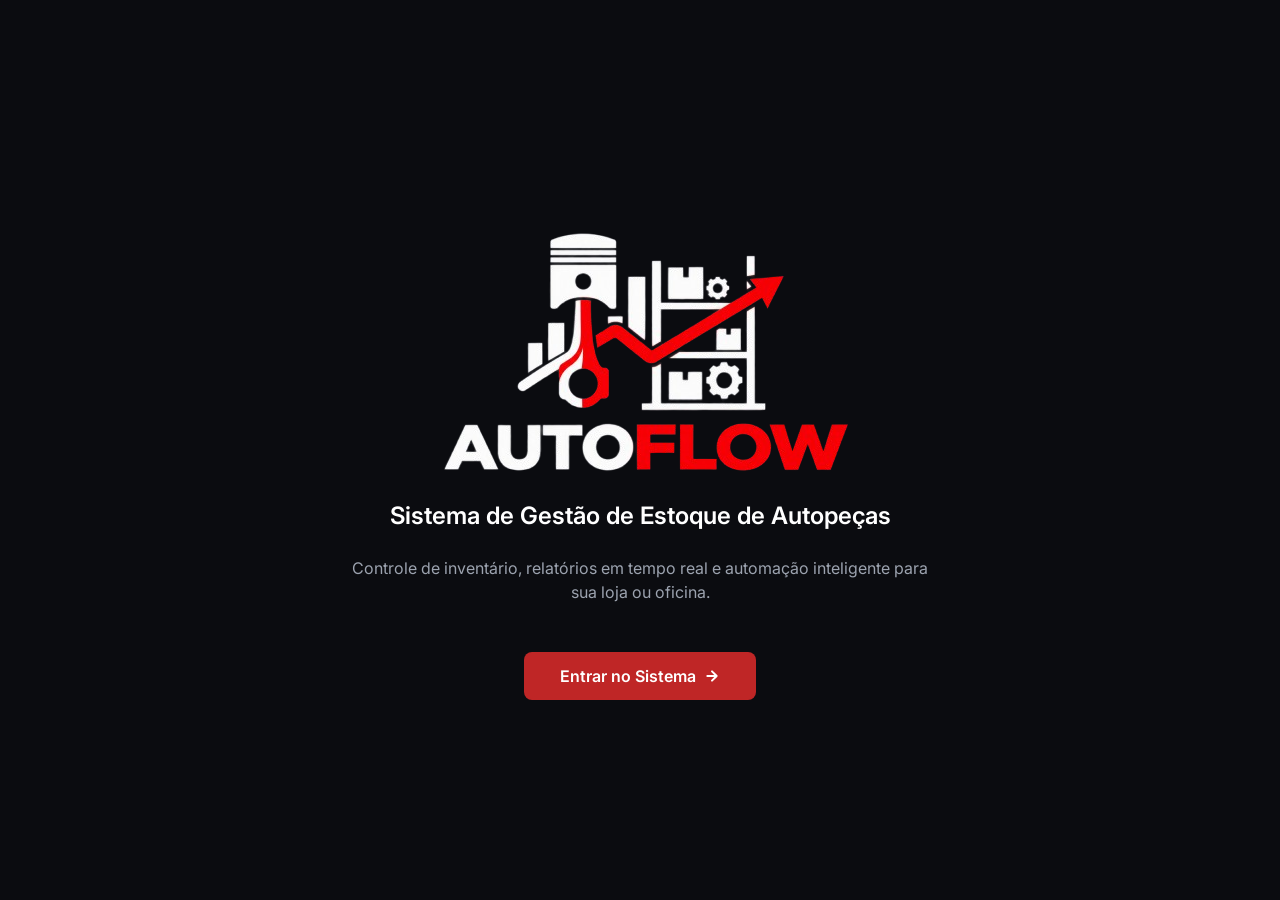
<file: frontend/pages/index.html>
<!DOCTYPE html>
<html lang="pt-BR">
<head>
    <meta charset="UTF-8">
    <meta name="viewport" content="width=device-width, initial-scale=1.0">
    <meta http-equiv="X-UA-Compatible" content="IE=edge">
    <title>AutoFlow - Sistema de Gestão</title>
    <!-- Fonte Inter do Google Fonts -->
    <link rel="preconnect" href="https://fonts.googleapis.com">
    <link rel="preconnect" href="https://fonts.gstatic.com" crossorigin>
    <link href="https://fonts.googleapis.com/css2?family=Inter:wght@400;600&display=swap" rel="stylesheet">
    <!-- Arquivo de CSS (Pode usar o mesmo style.css do projeto) -->
    <link rel="icon" type="image/x-icon" href="../assets/img/icob.png">
    <link rel="icon" type="image/x-icon" sizes="512x512" href="../assets/img/icob.png">
    <link rel="stylesheet" href="../assets/css/index.css">
</head>
<body>
    <div class="tela-inicial-single">
        
        <!-- Bloco Hero (Imagem, Título e Subtítulo) -->
        <div class="center-hero-group">
            <div class="hero-image-wrapper">
                <img src="../assets/img/logo.png" alt="AUTOFLOW Logo" class="hero-image">
            </div>
            <h1 class="hero-title">Sistema de Gestão de Estoque de Autopeças</h1>
            <p class="hero-subtitle">Controle de inventário, relatórios em tempo real e automação inteligente para sua loja ou oficina.</p>
        </div>

        <!-- Linha de Ação de Botão Único -->
        <div class="cta-action-row">
            <a href="../pages/telaLogin.html" class="btn-entrar-single">
                <span>Entrar no Sistema</span>
                <svg class="arrow-icon" viewBox="0 0 16 16" fill="none" xmlns="http://www.w3.org/2000/svg">
                    <path d="M3.33333 8H12.6667M8 3.33333L12.6667 8L8 12.6667" stroke="white" stroke-width="2" stroke-linecap="round" stroke-linejoin="round"/>
                </svg>
            </a>
        </div>

    </div>
</body>
</html>
</file>
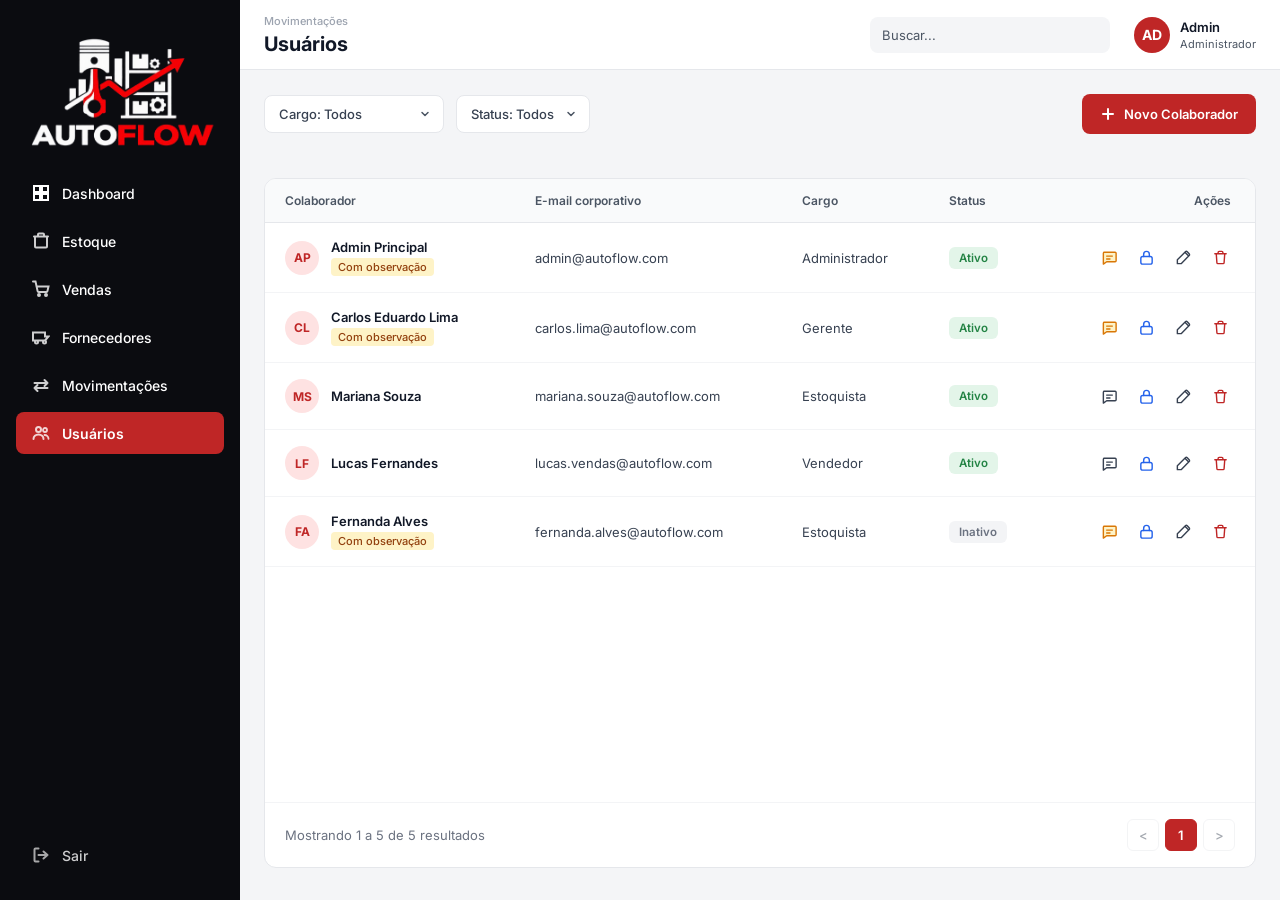
<file: frontend/pages/colaboradores.html>
<!DOCTYPE html>
<html lang="pt-BR">

<head>
    <meta charset="UTF-8">
    <meta name="viewport" content="width=device-width, initial-scale=1.0">
    <title>AutoFlow - Colaboradores</title>

    <!-- Fonte Inter -->
    <link rel="preconnect" href="https://fonts.googleapis.com">
    <link rel="preconnect" href="https://fonts.gstatic.com" crossorigin>
    <link href="https://fonts.googleapis.com/css2?family=Inter:wght@400;500;600;700&display=swap" rel="stylesheet">
    <link rel="icon" type="image/x-icon" href="../assets/img/icob.png">
    <link rel="icon" type="image/x-icon" sizes="512x512" href="../assets/img/icob.png">
    <link rel="stylesheet" href="../assets/css/dashboard.css">
    <link rel="stylesheet" href="../assets/css/colaboradores.css">
</head>

<body>

    <div class="dashboard-layout">

        <!-- MENU LATERAL -->
        <aside class="sidebar">

            <div class="sidebar-logo-container">
                <img src="../assets/img/logo.png" alt="AUTOFLOW Logo" class="sidebar-logo">
            </div>

            <nav class="nav-list">

                <a href="../pages/dashboard.html" class="nav-item" title="Dashboard">
                    <svg class="nav-icon" width="18" height="18" viewBox="0 0 18 18" fill="none">
                        <path d="M2 2H8V8H2V2Z" stroke="white" stroke-width="2" stroke-linecap="round" />
                        <path d="M10 2H16V8H10V2Z" stroke="white" stroke-width="2" stroke-linecap="round" />
                        <path d="M2 10H8V16H2V10Z" stroke="white" stroke-width="2" stroke-linecap="round" />
                        <path d="M10 10H16V16H10V10Z" stroke="white" stroke-width="2" stroke-linecap="round" />
                    </svg>
                    <span>Dashboard</span>
                </a>

                <a href="../pages/estoque.html" class="nav-item" title="Estoque">
                    <svg class="nav-icon opacity-80" width="18" height="18" viewBox="0 0 18 18" fill="none">
                        <path
                            d="M2 4.5H16M3 4.5V14.5C3 15.0523 3.44772 15.5 4 15.5H14C14.5523 15.5 15 15.0523 15 14.5V4.5M6 4.5V2.5C6 1.94772 6.44772 1.5 7 1.5H11C11.5523 1.5 12 1.94772 12 2.5V4.5"
                            stroke="white" stroke-width="2" stroke-linecap="round" />
                    </svg>
                    <span>Estoque</span>
                </a>

                <a href="../pages/vendas.html" class="nav-item" title="Vendas">
                    <svg class="nav-icon opacity-80" width="18" height="18" viewBox="0 0 18 18" fill="none">
                        <circle cx="7" cy="15" r="1" stroke="white" stroke-width="2" />
                        <circle cx="14" cy="15" r="1" stroke="white" stroke-width="2" />
                        <path
                            d="M1 1.5H3.5L5.68 11.39C5.77 11.8 6.13 12.1 6.55 12.1H14.5C14.92 12.1 15.28 11.8 15.37 11.39L16.5 6.5H4.5"
                            stroke="white" stroke-width="2" stroke-linecap="round" />
                    </svg>
                    <span>Vendas</span>
                </a>

                <a href="../pages/fornecedores.html" class="nav-item" title="Fornecedores">
                    <svg class="nav-icon opacity-80" width="18" height="18" viewBox="0 0 18 18" fill="none">
                        <path
                            d="M1 12.5H13M13 12.5L16.5 8.5H13V4.5H1V12.5ZM4.5 15.5C5.32843 15.5 6 14.8284 6 14C6 13.1716 5.32843 12.5 4.5 12.5C3.67157 12.5 3 13.1716 3 14C3 14.8284 3.67157 15.5 4.5 15.5ZM12.5 15.5C13.3284 15.5 14 14.8284 14 14C14 13.1716 13.3284 12.5 12.5 12.5C11.6716 12.5 11 13.1716 11 14C11 14.8284 11.6716 15.5 12.5 15.5Z"
                            stroke="white" stroke-width="2" stroke-linecap="round" />
                    </svg>
                    <span>Fornecedores</span>
                </a>


                <a href="../pages/movimentacoes.html" class="nav-item" title="Movimentações">
                    <svg class="nav-icon opacity-80" width="18" height="17" viewBox="0 0 18 17" fill="none">
                        <path d="M12.5 3.5L15.5 6.5L12.5 9.5M15.5 6.5H2.5M5.5 14.5L2.5 11.5L5.5 8.5M2.5 11.5H15.5"
                            stroke="white" stroke-width="2" stroke-linecap="round" stroke-linejoin="round" />
                    </svg>
                    <span>Movimentações</span>
                </a>
                
                <a href="../pages/colaboradores.html" class="nav-item active">
                    <svg class="nav-icon opacity-80" width="18" height="18" viewBox="0 0 18 18" fill="none">
                        <circle cx="6.5" cy="5.5" r="2.5" stroke="white" stroke-width="2" />
                        <path d="M1.5 15C1.5 12.5 3.7 10.5 6.5 10.5C9.3 10.5 11.5 12.5 11.5 15" stroke="white"
                            stroke-width="2" stroke-linecap="round" />
                        <circle cx="13" cy="6" r="2" stroke="white" stroke-width="1.8" />
                        <path d="M12.5 11C14.7 11 16.5 12.6 16.5 14.8" stroke="white" stroke-width="1.8"
                            stroke-linecap="round" />
                    </svg>
                    <span>Usuários</span>
                </a>

            </nav>

            <a href="../pages/index.html" class="sidebar-footer" title="Sair">
                <svg class="nav-icon opacity-80" width="18" height="18" viewBox="0 0 18 18" fill="none">
                    <path
                        d="M6.5 15.5H3.5C2.94772 15.5 2.5 15.0523 2.5 14.5V3.5C2.5 2.94772 2.94772 2.5 3.5 2.5H6.5M11.5 12.5L15.5 9L11.5 5.5M15.5 9H6.5"
                        stroke="white" stroke-width="2" stroke-linecap="round" stroke-linejoin="round" />
                </svg>
                <span>Sair</span>
            </a>

        </aside>

        <!-- CONTEÚDO PRINCIPAL -->
        <main class="main-content">

            <!-- CABEÇALHO -->
            <header class="header">

                <div class="header-left">
                    <div class="breadcrumbs">
                        <span><a href="../pages/movimentacoes.html" style="text-decoration: none; color: inherit;">Movimentações</a></span>
                    </div>
                    <h1>Usuários</h1>
                </div>

                <div class="header-right">
                    <div class="search-box">
                        <input type="text" id="buscaGlobalColaborador" placeholder="Buscar...">
                    </div>

                    <div class="profile">
                        <div class="avatar">AD</div>
                        <div class="profile-info">
                            <span class="profile-name">Admin</span>
                            <span class="profile-role">Administrador</span>
                        </div>
                    </div>
                </div>

            </header>

            <!-- CORPO DA PÁGINA -->
            <div class="content-body">

                <!-- BARRA DE FILTROS E BOTÃO NOVO COLABORADOR -->
                <div class="colaboradores-toolbar">
                    <div class="filtros-pills">
                        <select id="filtroCargo" class="filter-pill">
                            <option value="">Cargo: Todos</option>
                            <option value="Administrador">Cargo: Administrador</option>
                            <option value="Gerente">Cargo: Gerente</option>
                            <option value="Estoquista">Cargo: Estoquista</option>
                            <option value="Vendedor">Cargo: Vendedor</option>
                        </select>

                        <select id="filtroStatus" class="filter-pill">
                            <option value="">Status: Todos</option>
                            <option value="Ativo">Status: Ativo</option>
                            <option value="Inativo">Status: Inativo</option>
                        </select>
                    </div>

                    <button type="button" id="btnNovoColaborador" class="btn-novo-colaborador">
                        <svg width="16" height="16" viewBox="0 0 16 16" fill="none">
                            <path d="M8 3V13M3 8H13" stroke="white" stroke-width="2" stroke-linecap="round" />
                        </svg>
                        <span>Novo Colaborador</span>
                    </button>
                </div>

                <!-- CONTAINER DA TABELA + PAGINAÇÃO -->
                <section class="colaboradores-card">
                    <div class="table-container">
                        <table class="custom-table colaboradores-table">
                            <thead>
                                <tr>
                                    <th>Colaborador</th>
                                    <th>E-mail corporativo</th>
                                    <th>Cargo</th>
                                    <th>Status</th>
                                    <th class="col-acoes">Ações</th>
                                </tr>
                            </thead>
                            <tbody id="tabelaColaboradores">
                                <!-- Renderizado via JS -->
                            </tbody>
                        </table>
                    </div>

                    <!-- RODAPÉ DE PAGINAÇÃO -->
                    <div class="table-pagination-footer">
                        <span id="paginacaoInfo" class="pagination-info">Mostrando 0 a 0 de 0 resultados</span>

                        <div id="paginacaoControles" class="pagination-controls">
                            <!-- Botões gerados via JS -->
                        </div>
                    </div>
                </section>

            </div>

        </main>

    </div>

    <!--ADICIONAR / EDITAR COLABORADOR (Criar Nova Conta)-->
    <div id="modalColaborador" class="modal-overlay hidden">
        <div class="modal-box">
            <div class="modal-header">
                <div>
                    <h2 id="modalTitulo">Novo colaborador</h2>
                    <p id="modalSubtitulo">Preencha os dados abaixo para criar o acesso de um colaborador.</p>
                </div>
                <button type="button" class="btn-close-modal" id="btnFecharModalColaborador" aria-label="Fechar">
                    <svg width="20" height="20" viewBox="0 0 20 20" fill="none">
                        <path d="M15 5L5 15M5 5L15 15" stroke="#374151" stroke-width="1.8" stroke-linecap="round" />
                    </svg>
                </button>
            </div>

            <form id="formColaborador">
                <input type="hidden" id="colaboradorId">

                <div class="modal-body">
                    <!-- Nome completo -->
                    <div class="form-group full-width">
                        <label for="inputNome">Nome completo *</label>
                        <input type="text" id="inputNome" placeholder="Ex: João da Silva" required>
                    </div>

                    <!-- E-mail corporativo -->
                    <div class="form-group full-width">
                        <label for="inputEmail">E-mail corporativo *</label>
                        <input type="email" id="inputEmail" placeholder="joao@autoflow.com" required>
                    </div>

                    <!-- Cargo e Status (2 Colunas) -->
                    <div class="form-row-2">
                        <div class="form-group">
                            <label for="inputCargo">Cargo / Perfil *</label>
                            <select id="inputCargo" required>
                                <option value="Vendedor">Vendedor</option>
                                <option value="Estoquista">Estoquista</option>
                                <option value="Gerente">Gerente</option>
                                <option value="Administrador">Administrador</option>
                            </select>
                        </div>

                        <div class="form-group">
                            <label for="inputStatus">Status da conta *</label>
                            <select id="inputStatus" required>
                                <option value="Ativo">Ativo</option>
                                <option value="Inativo">Inativo</option>
                            </select>
                        </div>
                    </div>

                    <!-- Campos de Senha (Exibidos apenas ao Criar Novo Colaborador) -->
                    <div id="grupoSenhasCadastro" class="form-row-2">
                        <div class="form-group">
                            <label for="inputSenha">Senha de acesso *</label>
                            <div class="password-input-wrapper">
                                <input type="password" id="inputSenha" placeholder="Crie uma senha forte" minlength="6">
                                <button type="button" class="btn-toggle-eye" aria-label="Mostrar/Ocultar senha">
                                    <svg width="18" height="18" viewBox="0 0 18 18" fill="none">
                                        <path d="M1.5 9C1.5 9 4.5 3.75 9 3.75C13.5 3.75 16.5 9 16.5 9C16.5 9 13.5 14.25 9 14.25C4.5 14.25 1.5 9 1.5 9Z"
                                            stroke="#4B5563" stroke-width="1.5" stroke-linecap="round" stroke-linejoin="round" />
                                        <circle cx="9" cy="9" r="2.25" stroke="#4B5563" stroke-width="1.5" />
                                    </svg>
                                </button>
                            </div>
                        </div>

                        <div class="form-group">
                            <label for="inputConfirmarSenha">Confirmar senha *</label>
                            <div class="password-input-wrapper">
                                <input type="password" id="inputConfirmarSenha" placeholder="Repita a senha" minlength="6">
                                <button type="button" class="btn-toggle-eye" aria-label="Mostrar/Ocultar senha">
                                    <svg width="18" height="18" viewBox="0 0 18 18" fill="none">
                                        <path d="M1.5 9C1.5 9 4.5 3.75 9 3.75C13.5 3.75 16.5 9 16.5 9C16.5 9 13.5 14.25 9 14.25C4.5 14.25 1.5 9 1.5 9Z"
                                            stroke="#4B5563" stroke-width="1.5" stroke-linecap="round" stroke-linejoin="round" />
                                        <circle cx="9" cy="9" r="2.25" stroke="#4B5563" stroke-width="1.5" />
                                    </svg>
                                </button>
                            </div>
                        </div>
                    </div>

                    <p id="erroSenhaCadastro" class="field-error hidden">As senhas não coincidem.</p>
                </div>

                <div class="modal-footer">
                    <button type="button" class="btn-modal-cancelar" id="btnCancelarColaborador">Cancelar</button>
                    <button type="submit" class="btn-modal-salvar">
                        <svg width="16" height="16" viewBox="0 0 16 16" fill="none">
                            <path d="M3 8.5L6.5 12L13.5 4.5" stroke="white" stroke-width="2" stroke-linecap="round"
                                stroke-linejoin="round" />
                        </svg>
                        <span id="btnSalvarTexto">Criar colaborador</span>
                    </button>
                </div>
            </form>
        </div>
    </div>

    <!--MODIFICAR SENHA DO COLABORADOR-->
    <div id="modalSenha" class="modal-overlay hidden">
        <div class="modal-box modal-box-sm">
            <div class="modal-header">
                <div>
                    <h2>Modificar senha</h2>
                    <p id="senhaColaboradorNome">Defina uma nova senha de acesso para o colaborador.</p>
                </div>
                <button type="button" class="btn-close-modal" id="btnFecharModalSenha" aria-label="Fechar">
                    <svg width="20" height="20" viewBox="0 0 20 20" fill="none">
                        <path d="M15 5L5 15M5 5L15 15" stroke="#374151" stroke-width="1.8" stroke-linecap="round" />
                    </svg>
                </button>
            </div>

            <form id="formModificarSenha">
                <input type="hidden" id="senhaColaboradorId">

                <div class="modal-body">
                    <div class="form-group full-width">
                        <label for="novaSenhaInput">Nova senha *</label>
                        <div class="password-input-wrapper">
                            <input type="password" id="novaSenhaInput" placeholder="Mínimo de 6 caracteres" minlength="6" required>
                            <button type="button" class="btn-toggle-eye" aria-label="Mostrar/Ocultar senha">
                                <svg width="18" height="18" viewBox="0 0 18 18" fill="none">
                                    <path d="M1.5 9C1.5 9 4.5 3.75 9 3.75C13.5 3.75 16.5 9 16.5 9C16.5 9 13.5 14.25 9 14.25C4.5 14.25 1.5 9 1.5 9Z"
                                        stroke="#4B5563" stroke-width="1.5" stroke-linecap="round" stroke-linejoin="round" />
                                    <circle cx="9" cy="9" r="2.25" stroke="#4B5563" stroke-width="1.5" />
                                </svg>
                            </button>
                        </div>
                    </div>

                    <div class="form-group full-width">
                        <label for="confirmarNovaSenhaInput">Confirmar nova senha *</label>
                        <div class="password-input-wrapper">
                            <input type="password" id="confirmarNovaSenhaInput" placeholder="Repita a nova senha" minlength="6" required>
                            <button type="button" class="btn-toggle-eye" aria-label="Mostrar/Ocultar senha">
                                <svg width="18" height="18" viewBox="0 0 18 18" fill="none">
                                    <path d="M1.5 9C1.5 9 4.5 3.75 9 3.75C13.5 3.75 16.5 9 16.5 9C16.5 9 13.5 14.25 9 14.25C4.5 14.25 1.5 9 1.5 9Z"
                                        stroke="#4B5563" stroke-width="1.5" stroke-linecap="round" stroke-linejoin="round" />
                                    <circle cx="9" cy="9" r="2.25" stroke="#4B5563" stroke-width="1.5" />
                                </svg>
                            </button>
                        </div>
                    </div>

                    <p id="erroNovaSenha" class="field-error hidden">As senhas digitadas não conferem.</p>
                </div>

                <div class="modal-footer">
                    <button type="button" class="btn-modal-cancelar" id="btnCancelarSenha">Cancelar</button>
                    <button type="submit" class="btn-modal-salvar">
                        <svg width="16" height="16" viewBox="0 0 16 16" fill="none">
                            <path d="M3 8.5L6.5 12L13.5 4.5" stroke="white" stroke-width="2" stroke-linecap="round"
                                stroke-linejoin="round" />
                        </svg>
                        <span>Atualizar senha</span>
                    </button>
                </div>
            </form>
        </div>
    </div>

    <!--         MODAL 3: ADICIONAR / EDITAR OBSERVAÇÃO
 -->
    <div id="modalObservacao" class="modal-overlay hidden">
        <div class="modal-box modal-box-sm">
            <div class="modal-header">
                <div>
                    <h2>Observações do colaborador</h2>
                    <p id="obsColaboradorNome">Registre anotações sobre turno, setor ou permissões.</p>
                </div>
                <button type="button" class="btn-close-modal" id="btnFecharModalObs" aria-label="Fechar">
                    <svg width="20" height="20" viewBox="0 0 20 20" fill="none">
                        <path d="M15 5L5 15M5 5L15 15" stroke="#374151" stroke-width="1.8" stroke-linecap="round" />
                    </svg>
                </button>
            </div>

            <form id="formObservacao">
                <input type="hidden" id="obsColaboradorId">
                <div class="modal-body">
                    <div class="form-group full-width">
                        <label for="inputObservacao">Anotação / Observação</label>
                        <textarea id="inputObservacao" rows="4"
                            placeholder="Ex: Responsável pela conferência de peças importadas no turno da manhã..."></textarea>
                    </div>
                </div>

                <div class="modal-footer">
                    <button type="button" class="btn-modal-cancelar" id="btnCancelarObs">Cancelar</button>
                    <button type="submit" class="btn-modal-salvar">
                        <svg width="16" height="16" viewBox="0 0 16 16" fill="none">
                            <path d="M3 8.5L6.5 12L13.5 4.5" stroke="white" stroke-width="2" stroke-linecap="round"
                                stroke-linejoin="round" />
                        </svg>
                        <span>Salvar observação</span>
                    </button>
                </div>
            </form>
        </div>
    </div>

    <!-- JAVASCRIPT -->
    <script src="../assets/js/colaboradores.js"></script>

</body>

</html>
</file>
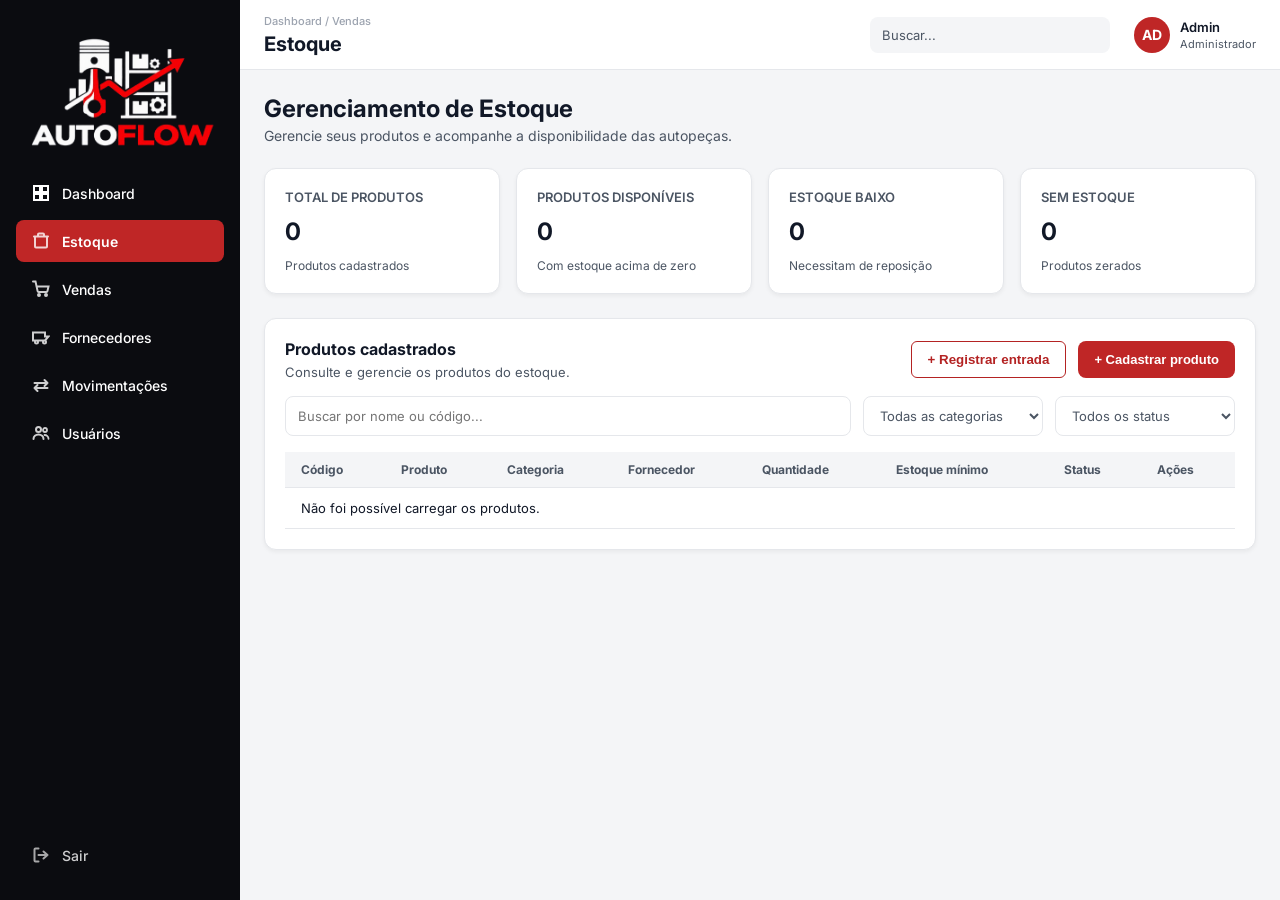
<file: frontend/pages/estoque.html>
<!DOCTYPE html>
<html lang="pt-BR">

<head>
    <meta charset="UTF-8">
    <meta name="viewport" content="width=device-width, initial-scale=1.0">
    <title>AutoFlow - Estoque</title>

    <!-- Fonte Inter -->
    <link rel="preconnect" href="https://fonts.googleapis.com">
    <link rel="preconnect" href="https://fonts.gstatic.com" crossorigin>
    <link rel="icon" type="image/x-icon" href="../assets/img/icob.png">
    <link rel="icon" type="image/x-icon" sizes="512x512" href="../assets/img/icob.png">
    <link href="https://fonts.googleapis.com/css2?family=Inter:wght@400;500;600;700&display=swap" rel="stylesheet">

    <!-- Estilos -->
    <link rel="stylesheet" href="../assets/css/dashboard.css">
    <link rel="stylesheet" href="../assets/css/estoque.css">
</head>

<body>

    <div class="dashboard-layout">

        <!-- Menu lateral -->
        <aside class="sidebar">

            <div class="sidebar-logo-container">
                <img src="../assets/img/logo.png" alt="AUTOFLOW Logo" class="sidebar-logo">
            </div>

            <nav class="nav-list">

                <a href="../pages/dashboard.html" class="nav-item">
                    <svg class="nav-icon" width="18" height="18" viewBox="0 0 18 18" fill="none">
                        <path d="M2 2H8V8H2V2Z" stroke="white" stroke-width="2" stroke-linecap="round" />
                        <path d="M10 2H16V8H10V2Z" stroke="white" stroke-width="2" stroke-linecap="round" />
                        <path d="M2 10H8V16H2V10Z" stroke="white" stroke-width="2" stroke-linecap="round" />
                        <path d="M10 10H16V16H10V10Z" stroke="white" stroke-width="2" stroke-linecap="round" />
                    </svg>
                    <span>Dashboard</span>
                </a>

                <a href="../pages/estoque.html" class="nav-item active">
                    <svg class="nav-icon opacity-80" width="18" height="18" viewBox="0 0 18 18" fill="none">
                        <path
                            d="M2 4.5H16M3 4.5V14.5C3 15.0523 3.44772 15.5 4 15.5H14C14.5523 15.5 15 15.0523 15 14.5V4.5M6 4.5V2.5C6 1.94772 6.44772 1.5 7 1.5H11C11.5523 1.5 12 1.94772 12 2.5V4.5"
                            stroke="white" stroke-width="2" stroke-linecap="round" />
                    </svg>
                    <span>Estoque</span>
                </a>

                <a href="../pages/vendas.html" class="nav-item">
                    <svg class="nav-icon opacity-80" width="18" height="18" viewBox="0 0 18 18" fill="none">
                        <circle cx="7" cy="15" r="1" stroke="white" stroke-width="2" />
                        <circle cx="14" cy="15" r="1" stroke="white" stroke-width="2" />
                        <path
                            d="M1 1.5H3.5L5.68 11.39C5.77 11.8 6.13 12.1 6.55 12.1H14.5C14.92 12.1 15.28 11.8 15.37 11.39L16.5 6.5H4.5"
                            stroke="white" stroke-width="2" stroke-linecap="round" />
                    </svg>
                    <span>Vendas</span>
                </a>

                <a href="../pages/fornecedores.html" class="nav-item">
                    <svg class="nav-icon opacity-80" width="18" height="18" viewBox="0 0 18 18" fill="none">
                        <path
                            d="M1 12.5H13M13 12.5L16.5 8.5H13V4.5H1V12.5ZM4.5 15.5C5.32843 15.5 6 14.8284 6 14C6 13.1716 5.32843 12.5 4.5 12.5C3.67157 12.5 3 13.1716 3 14C3 14.8284 3.67157 15.5 4.5 15.5ZM12.5 15.5C13.3284 15.5 14 14.8284 14 14C14 13.1716 13.3284 12.5 12.5 12.5C11.6716 12.5 11 13.1716 11 14C11 14.8284 11.6716 15.5 12.5 15.5Z"
                            stroke="white" stroke-width="2" stroke-linecap="round" />
                    </svg>
                    <span>Fornecedores</span>
                </a>

                <a href="../pages/movimentacoes.html" class="nav-item">
                    <svg class="nav-icon opacity-80" width="18" height="17" viewBox="0 0 18 17" fill="none">
                        <path 
                        d="M12.5 3.5L15.5 6.5L12.5 9.5M15.5 6.5H2.5M5.5 14.5L2.5 11.5L5.5 8.5M2.5 11.5H15.5" 
                        stroke="white" stroke-width="2" stroke-linecap="round" stroke-linejoin="round" />
                        </svg>
                    <span>Movimentações</span>
                </a>
                
                <a href="../pages/colaboradores.html" class="nav-item">
                    <svg class="nav-icon opacity-80" width="18" height="18" viewBox="0 0 18 18" fill="none">
                        <circle cx="6.5" cy="5.5" r="2.5" stroke="white" stroke-width="2" />
                        <path d="M1.5 15C1.5 12.5 3.7 10.5 6.5 10.5C9.3 10.5 11.5 12.5 11.5 15" stroke="white"
                            stroke-width="2" stroke-linecap="round" />
                        <circle cx="13" cy="6" r="2" stroke="white" stroke-width="1.8" />
                        <path d="M12.5 11C14.7 11 16.5 12.6 16.5 14.8" stroke="white" stroke-width="1.8"
                            stroke-linecap="round" />
                    </svg>
                    <span>Usuários</span>
                </a>
            </nav>

            <a href="../pages/index.html" class="sidebar-footer">
                <svg class="nav-icon opacity-80" width="18" height="18" viewBox="0 0 18 18" fill="none">
                    <path
                        d="M6.5 15.5H3.5C2.94772 15.5 2.5 15.0523 2.5 14.5V3.5C2.5 2.94772 2.94772 2.5 3.5 2.5H6.5M11.5 12.5L15.5 9L11.5 5.5M15.5 9H6.5"
                        stroke="white" stroke-width="2" stroke-linecap="round" stroke-linejoin="round" />
                </svg>
                <span>Sair</span>
            </a>

        </aside>

        <!-- Conteúdo principal -->
        <main class="main-content">

            <!-- Cabeçalho -->
            <header class="header">

                <div class="header-left">
                    <div class="breadcrumbs">
                        <span><a href="../pages/dashboard.html" style="text-decoration: none; color: inherit">Dashboard </a> / <a href="../pages/vendas.html" style="text-decoration: none; color: inherit">Vendas</a></span>
                    </div>

                    <h1>Estoque</h1>
                </div>

                <div class="header-right">

                    <div class="search-box">
                        <input type="text" placeholder="Buscar...">
                    </div>

                    <div class="profile">
                        <div class="avatar">AD</div>

                        <div class="profile-info">
                            <span class="profile-name">Admin</span>
                            <span class="profile-role">Administrador</span>
                        </div>
                    </div>

                </div>

            </header>

            <!-- Corpo da página -->
            <div class="content-body">

                <!-- Apresentação -->
                <section class="welcome-section">
                    <h2>Gerenciamento de Estoque</h2>
                    <p>Gerencie seus produtos e acompanhe a disponibilidade das autopeças.</p>
                </section>

                <!-- Indicadores -->
                <section class="cards-grid estoque-cards">

                    <div class="card">
                        <span class="card-title">Total de Produtos</span>
                        <span class="card-value" id="totalProdutos">0</span>
                        <div class="card-footer">
                            Produtos cadastrados
                        </div>
                    </div>

                    <div class="card">
                        <span class="card-title">Produtos Disponíveis</span>
                        <span class="card-value" id="produtosDisponiveis">0</span>
                        <div class="card-footer">
                            Com estoque acima de zero
                        </div>
                    </div>

                    <div class="card">
                        <span class="card-title">Estoque Baixo</span>
                        <span class="card-value" id="produtosEstoqueBaixo">0</span>
                        <div class="card-footer">
                            Necessitam de reposição
                        </div>
                    </div>

                    <div class="card">
                        <span class="card-title">Sem Estoque</span>
                        <span class="card-value" id="produtosSemEstoque">0</span>
                        <div class="card-footer">
                            Produtos zerados
                        </div>
                    </div>

                </section>

                <!-- Gerenciamento dos produtos -->
                <section class="table-section-wrapper">

                    <div class="estoque-header">
                        <div>
                            <h3>Produtos cadastrados</h3>
                            <p>Consulte e gerencie os produtos do estoque.</p>
                        </div>

                        <div class="estoque-acoes">
                            <button class="btn-entrada" id="btnRegistrarEntrada">
                                + Registrar entrada
                            </button>

                            <button class="btn-cadastrar" id="btnCadastrarProduto">
                                + Cadastrar produto
                            </button>
                        </div>
                    </div>

                    <!-- Filtros -->
                    <div class="estoque-filtros">

                        <input type="text" id="buscarProduto" placeholder="Buscar por nome ou código...">

                        <select id="filtroCategoria">
                            <option value="">Todas as categorias</option>
                        </select>

                        <select id="filtroEstoque">
                            <option value="">Todos os status</option>
                            <option value="disponivel">Disponível</option>
                            <option value="baixo">Estoque baixo</option>
                            <option value="zerado">Sem estoque</option>
                        </select>

                    </div>

                    <!-- Tabela -->
                    <div class="table-container">

                        <table class="custom-table">

                            <thead>
                                <tr>
                                    <th>Código</th>
                                    <th>Produto</th>
                                    <th>Categoria</th>
                                    <th>Fornecedor</th>
                                    <th>Quantidade</th>
                                    <th>Estoque mínimo</th>
                                    <th>Status</th>
                                    <th>Ações</th>
                                </tr>
                            </thead>

                            <tbody id="tabelaProdutos">
                                <tr>
                                    <td colspan="8">Carregando produtos...</td>
                                </tr>
                            </tbody>

                        </table>

                    </div>

                </section>

            </div>

        </main>

    </div>


    <!-- Modal de cadastro de produto -->
    <div class="modal-overlay" id="modalCadastro">

        <div class="modal-container">

            <div class="modal-header">
                <div>
                    <h2>Cadastrar produto</h2>
                    <p>Preencha as informações do produto.</p>
                </div>

                <button type="button" class="btn-fechar" id="btnFecharModal">
                    &times;
                </button>
            </div>

            <form id="formCadastroProduto">

                <div class="form-grid">

                    <div class="form-group">
                        <label for="codigo">Código *</label>
                        <input type="text" id="codigo" maxlength="30" required>
                    </div>

                    <div class="form-group">
                        <label for="nome">Nome do produto *</label>
                        <input type="text" id="nome" maxlength="150" required>
                    </div>

                    <div class="form-group">
                        <label for="categoria">Categoria *</label>
                        <select id="categoria" required>
                            <option value="">Selecione uma categoria</option>
                        </select>
                    </div>

                    <div class="form-group">
                        <label for="fornecedor">Fornecedor</label>
                        <select id="fornecedor">
                            <option value="">Nenhum fornecedor</option>
                        </select>
                    </div>

                    <div class="form-group">
                        <label for="precoCusto">Preço de custo *</label>
                        <input type="number" id="precoCusto" min="0" step="0.01" required>
                    </div>

                    <div class="form-group">
                        <label for="precoVenda">Preço de venda *</label>
                        <input type="number" id="precoVenda" min="0" step="0.01" required>
                    </div>

                    <div class="form-group">
                        <label for="quantidade">Quantidade inicial *</label>
                        <input type="number" id="quantidade" min="0" step="1" value="0" required>
                    </div>

                    <div class="form-group">
                        <label for="quantidadeMinima">Estoque mínimo *</label>
                        <input type="number" id="quantidadeMinima" min="0" step="1" value="5" required>
                    </div>

                    <div class="form-group form-group-full">
                        <label for="descricao">Descrição</label>
                        <textarea id="descricao" maxlength="250" rows="3"></textarea>
                    </div>

                </div>

                <div class="modal-actions">

                    <button type="button" class="btn-cancelar" id="btnCancelarCadastro">
                        Cancelar
                    </button>

                    <button type="submit" class="btn-salvar">
                        Cadastrar produto
                    </button>

                </div>

            </form>

        </div>

    </div>


    <!-- Modal de ajuste do estoque -->
    <div class="modal-overlay" id="modalAjuste">

        <div class="modal-container">

            <div class="modal-header">
                <div>
                    <h2>Ajustar estoque</h2>
                    <p>Atualize a quantidade disponível do produto.</p>
                </div>

                <button type="button" class="btn-fechar" id="btnFecharAjuste">
                    &times;
                </button>
            </div>

            <form id="formAjuste">

                <div class="form-grid">

                    <div class="form-group form-group-full">
                        <label>Produto</label>
                        <input type="text" id="produtoAjuste" disabled>
                    </div>

                    <div class="form-group">
                        <label>Quantidade atual</label>
                        <input type="number" id="quantidadeAtualAjuste" disabled>
                    </div>

                    <div class="form-group">
                        <label for="novaQuantidade">
                            Nova quantidade *
                        </label>

                        <input type="number" id="novaQuantidade" min="0" step="1" required>
                    </div>

                    <div class="form-group form-group-full">
                        <label for="motivoAjuste">
                            Motivo do ajuste *
                        </label>

                        <textarea id="motivoAjuste" maxlength="150" rows="3" required></textarea>
                    </div>

                </div>

                <div class="modal-actions">

                    <button type="button" class="btn-cancelar" id="btnCancelarAjuste">
                        Cancelar
                    </button>

                    <button type="submit" class="btn-salvar" id="btnSalvarAjuste">
                        Confirmar ajuste
                    </button>

                </div>

            </form>

        </div>

    </div>

    <!-- MODAL DE REGISTRO DE ENTRADA -->
    <div class="modal-overlay" id="modalEntrada">

        <div class="modal-container modal-entrada-container">

            <div class="modal-header">
                <h2>Registrar entrada de estoque</h2>

                <button type="button" class="btn-fechar" id="btnFecharEntrada">
                    &times;
                </button>
            </div>

            <form id="formEntrada">

                <div class="form-group">
                    <label for="produtoEntrada">Produto</label>

                    <select id="produtoEntrada" required>
                        <option value="">Selecione um produto</option>
                    </select>
                </div>

                <div class="form-group">
                    <label for="quantidadeEntrada">Quantidade recebida</label>

                    <input type="number" id="quantidadeEntrada" min="1" step="1" required>
                </div>

                <div class="form-group">
                    <label for="motivoEntrada">Motivo da entrada</label>

                    <input type="text" id="motivoEntrada" maxlength="150" placeholder="Ex.: Reposição de produtos"
                        required>
                </div>

                <div class="modal-actions">

                    <button type="button" class="btn-cancelar" id="btnCancelarEntrada">
                        Cancelar
                    </button>

                    <button type="submit" class="btn-salvar" id="btnSalvarEntrada">
                        Confirmar entrada
                    </button>

                </div>

            </form>

        </div>

    </div>

    <!-- JavaScript -->
    <script src="../assets/js/estoque.js"></script>

</body>

</html>
</file>
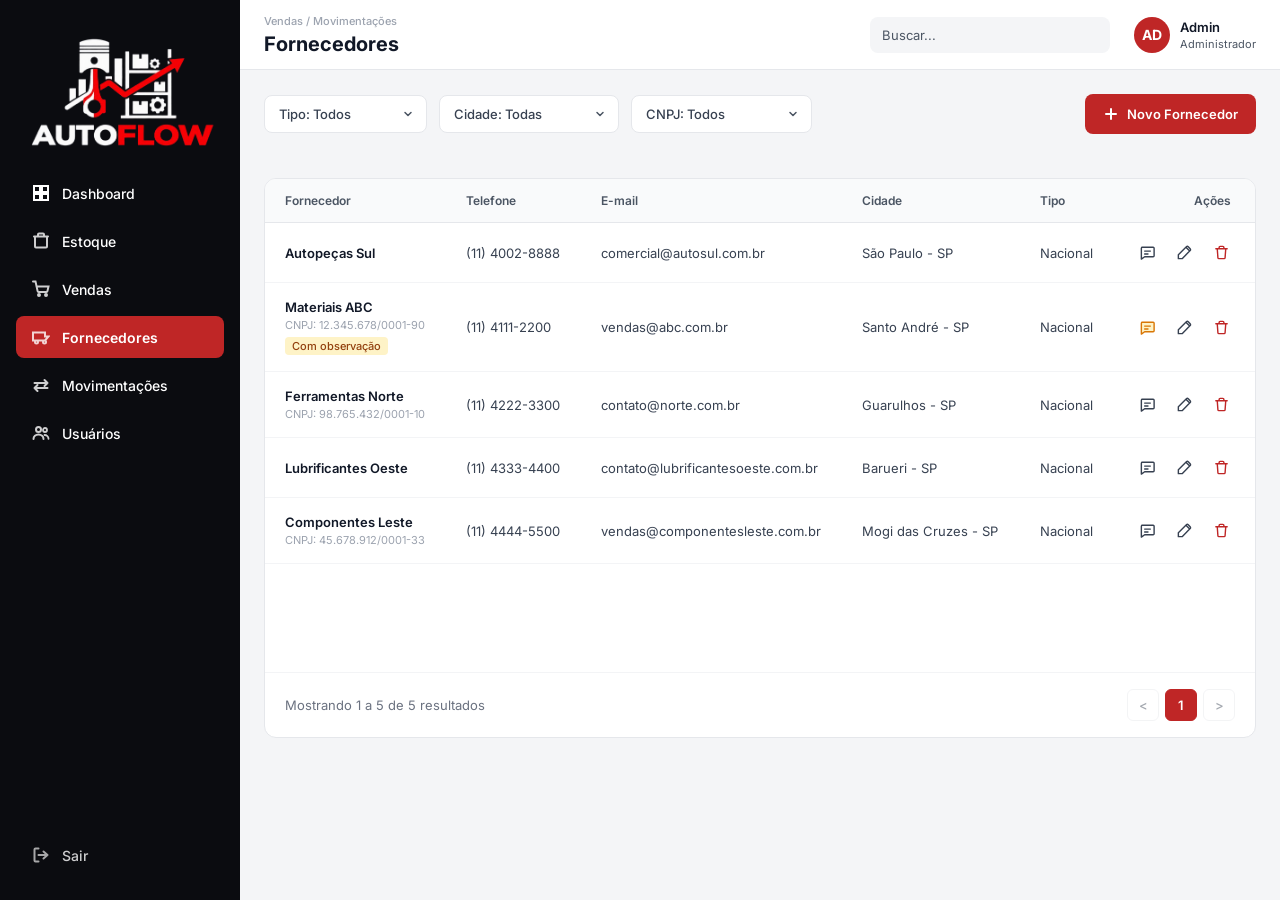
<file: frontend/pages/fornecedores.html>
<!DOCTYPE html>
<html lang="pt-BR">

<head>
    <meta charset="UTF-8">
    <meta name="viewport" content="width=device-width, initial-scale=1.0">
    <title>AutoFlow - Fornecedores</title>

    <!-- Fonte Inter -->
    <link rel="preconnect" href="https://fonts.googleapis.com">
    <link rel="preconnect" href="https://fonts.gstatic.com" crossorigin>
    <link href="https://fonts.googleapis.com/css2?family=Inter:wght@400;500;600;700&display=swap" rel="stylesheet">
    <link rel="icon" type="image/x-icon" href="../assets/img/icob.png">
    <link rel="icon" type="image/x-icon" sizes="512x512" href="../assets/img/icob.png">
    <link rel="stylesheet" href="../assets/css/dashboard.css">
    <link rel="stylesheet" href="../assets/css/fornecedores.css">
</head>

<body>

    <div class="dashboard-layout">

        <!-- MENU LATERAL -->
        <aside class="sidebar">

            <div class="sidebar-logo-container">
                <img src="../assets/img/logo.png" alt="AUTOFLOW Logo" class="sidebar-logo">
            </div>

            <nav class="nav-list">

                <a href="../pages/dashboard.html" class="nav-item">
                    <svg class="nav-icon" width="18" height="18" viewBox="0 0 18 18" fill="none">
                        <path d="M2 2H8V8H2V2Z" stroke="white" stroke-width="2" stroke-linecap="round" />
                        <path d="M10 2H16V8H10V2Z" stroke="white" stroke-width="2" stroke-linecap="round" />
                        <path d="M2 10H8V16H2V10Z" stroke="white" stroke-width="2" stroke-linecap="round" />
                        <path d="M10 10H16V16H10V10Z" stroke="white" stroke-width="2" stroke-linecap="round" />
                    </svg>
                    <span>Dashboard</span>
                </a>

                <a href="../pages/estoque.html" class="nav-item">
                    <svg class="nav-icon opacity-80" width="18" height="18" viewBox="0 0 18 18" fill="none">
                        <path
                            d="M2 4.5H16M3 4.5V14.5C3 15.0523 3.44772 15.5 4 15.5H14C14.5523 15.5 15 15.0523 15 14.5V4.5M6 4.5V2.5C6 1.94772 6.44772 1.5 7 1.5H11C11.5523 1.5 12 1.94772 12 2.5V4.5"
                            stroke="white" stroke-width="2" stroke-linecap="round" />
                    </svg>
                    <span>Estoque</span>
                </a>

                <a href="../pages/vendas.html" class="nav-item">
                    <svg class="nav-icon opacity-80" width="18" height="18" viewBox="0 0 18 18" fill="none">
                        <circle cx="7" cy="15" r="1" stroke="white" stroke-width="2" />
                        <circle cx="14" cy="15" r="1" stroke="white" stroke-width="2" />
                        <path
                            d="M1 1.5H3.5L5.68 11.39C5.77 11.8 6.13 12.1 6.55 12.1H14.5C14.92 12.1 15.28 11.8 15.37 11.39L16.5 6.5H4.5"
                            stroke="white" stroke-width="2" stroke-linecap="round" />
                    </svg>
                    <span>Vendas</span>
                </a>

                <a href="../pages/fornecedores.html" class="nav-item active">
                    <svg class="nav-icon opacity-80" width="18" height="18" viewBox="0 0 18 18" fill="none">
                        <path
                            d="M1 12.5H13M13 12.5L16.5 8.5H13V4.5H1V12.5ZM4.5 15.5C5.32843 15.5 6 14.8284 6 14C6 13.1716 5.32843 12.5 4.5 12.5C3.67157 12.5 3 13.1716 3 14C3 14.8284 3.67157 15.5 4.5 15.5ZM12.5 15.5C13.3284 15.5 14 14.8284 14 14C14 13.1716 13.3284 12.5 12.5 12.5C11.6716 12.5 11 13.1716 11 14C11 14.8284 11.6716 15.5 12.5 15.5Z"
                            stroke="white" stroke-width="2" stroke-linecap="round" />
                    </svg>
                    <span>Fornecedores</span>
                </a>

                <a href="../pages/movimentacoes.html" class="nav-item">
                    <svg class="nav-icon opacity-80" width="18" height="17" viewBox="0 0 18 17" fill="none">
                        <path d="M12.5 3.5L15.5 6.5L12.5 9.5M15.5 6.5H2.5M5.5 14.5L2.5 11.5L5.5 8.5M2.5 11.5H15.5"
                            stroke="white" stroke-width="2" stroke-linecap="round" stroke-linejoin="round" />
                    </svg>
                    <span>Movimentações</span>
                </a>
                
                <a href="../pages/colaboradores.html" class="nav-item">
                    <svg class="nav-icon opacity-80" width="18" height="18" viewBox="0 0 18 18" fill="none">
                        <circle cx="6.5" cy="5.5" r="2.5" stroke="white" stroke-width="2" />
                        <path d="M1.5 15C1.5 12.5 3.7 10.5 6.5 10.5C9.3 10.5 11.5 12.5 11.5 15" stroke="white"
                            stroke-width="2" stroke-linecap="round" />
                        <circle cx="13" cy="6" r="2" stroke="white" stroke-width="1.8" />
                        <path d="M12.5 11C14.7 11 16.5 12.6 16.5 14.8" stroke="white" stroke-width="1.8"
                            stroke-linecap="round" />
                    </svg>
                    <span>Usuários</span>
                </a>

            </nav>

            <a href="../pages/index.html" class="sidebar-footer">
                <svg class="nav-icon opacity-80" width="18" height="18" viewBox="0 0 18 18" fill="none">
                    <path
                        d="M6.5 15.5H3.5C2.94772 15.5 2.5 15.0523 2.5 14.5V3.5C2.5 2.94772 2.94772 2.5 3.5 2.5H6.5M11.5 12.5L15.5 9L11.5 5.5M15.5 9H6.5"
                        stroke="white" stroke-width="2" stroke-linecap="round" stroke-linejoin="round" />
                </svg>
                <span>Sair</span>
            </a>

        </aside>

        <!-- CONTEÚDO PRINCIPAL -->
        <main class="main-content">

            <!-- CABEÇALHO -->
            <header class="header">

                <div class="header-left">
                    <div class="breadcrumbs">
                        <span><a href="../pages/vendas.html" style="text-decoration: none; color: inherit;">Vendas</a> / <a href="../pages/movimentacoes.html" style="text-decoration: none; color: inherit;">Movimentações</a></span>
                    </div>
                    <h1>Fornecedores</h1>
                </div>

                <div class="header-right">
                    <div class="search-box">
                        <input type="text" id="buscaGlobalFornecedor" placeholder="Buscar...">
                    </div>

                    <div class="profile">
                        <div class="avatar">AD</div>
                        <div class="profile-info">
                            <span class="profile-name">Admin</span>
                            <span class="profile-role">Administrador</span>
                        </div>
                    </div>
                </div>

            </header>

            <!-- CORPO DA PÁGINA -->
            <div class="content-body">

                <!-- BARRA DE FILTROS E BOTÃO NOVO FORNECEDOR -->
                <div class="fornecedores-toolbar">
                    <div class="filtros-pills">
                        <select id="filtroTipo" class="filter-pill">
                            <option value="">Tipo: Todos</option>
                            <option value="Nacional">Tipo: Nacional</option>
                            <option value="Internacional">Tipo: Internacional</option>
                        </select>

                        <select id="filtroCidade" class="filter-pill">
                            <option value="">Cidade: Todas</option>
                            <!-- Preenchido via JS -->
                        </select>

                        <select id="filtroCnpj" class="filter-pill">
                            <option value="">CNPJ: Todos</option>
                            <option value="informado">CNPJ: Informado</option>
                            <option value="nao-informado">CNPJ: Não informado</option>
                        </select>
                    </div>

                    <button type="button" id="btnNovoFornecedor" class="btn-novo-fornecedor">
                        <svg width="16" height="16" viewBox="0 0 16 16" fill="none">
                            <path d="M8 3V13M3 8H13" stroke="white" stroke-width="2" stroke-linecap="round" />
                        </svg>
                        <span>Novo Fornecedor</span>
                    </button>
                </div>

                <!-- CONTAINER DA TABELA + PAGINAÇÃO -->
                <section class="fornecedores-card">
                    <div class="table-container">
                        <table class="custom-table fornecedores-table">
                            <thead>
                                <tr>
                                    <th>Fornecedor</th>
                                    <th>Telefone</th>
                                    <th>E-mail</th>
                                    <th>Cidade</th>
                                    <th>Tipo</th>
                                    <th class="col-acoes">Ações</th>
                                </tr>
                            </thead>
                            <tbody id="tabelaFornecedores">
                                <!-- Renderizado via JS -->
                            </tbody>
                        </table>
                    </div>

                    <!-- RODAPÉ DE PAGINAÇÃO -->
                    <div class="table-pagination-footer">
                        <span id="paginacaoInfo" class="pagination-info">Mostrando 0 a 0 de 0 resultados</span>

                        <div id="paginacaoControles" class="pagination-controls">
                            <!-- Botões gerados via JS -->
                        </div>
                    </div>
                </section>

            </div>

        </main>

    </div>

    <!--ADICIONAR / EDITAR-->

    <div id="modalFornecedor" class="modal-overlay hidden">
        <div class="modal-box">
            <div class="modal-header">
                <div>
                    <h2 id="modalTitulo">Adicionar fornecedor</h2>
                    <p id="modalSubtitulo">Preencha os dados abaixo para registrar um novo fornecedor no sistema.</p>
                </div>
                <button type="button" class="btn-close-modal" id="btnFecharModalFornecedor" aria-label="Fechar">
                    <svg width="20" height="20" viewBox="0 0 20 20" fill="none">
                        <path d="M15 5L5 15M5 5L15 15" stroke="#374151" stroke-width="1.8" stroke-linecap="round" />
                    </svg>
                </button>
            </div>

            <form id="formFornecedor">
                <input type="hidden" id="fornecedorId">

                <div class="modal-body">
                    <!-- Nome do fornecedor (Linha inteira) -->
                    <div class="form-group full-width">
                        <label for="inputNome">Nome do fornecedor e/ou Nome Fantasia *</label>
                        <input type="text" id="inputNome" placeholder="Ex: Autopeças Sul" required>
                    </div>

                    <!-- CNPJ e Tipo (2 Colunas) -->
                    <div class="form-row-2">
                        <div class="form-group">
                            <label for="inputCnpj">CNPJ</label>
                            <input type="text" id="inputCnpj" placeholder="Não informado" maxlength="18">
                            <span id="cnpjHelperText" class="field-helper">Campo ainda não preenchido.</span>
                        </div>

                        <div class="form-group">
                            <label for="inputTipo">Tipo *</label>
                            <select id="inputTipo" required>
                                <option value="Nacional">Nacional</option>
                                <option value="Internacional">Internacional</option>
                            </select>
                        </div>
                    </div>

                    <!-- Telefone e E-mail (2 Colunas) -->
                    <div class="form-row-2">
                        <div class="form-group">
                            <label for="inputTelefone">Telefone *</label>
                            <input type="text" id="inputTelefone" placeholder="(11) 4002-8888" maxlength="15" required>
                        </div>

                        <div class="form-group">
                            <label for="inputEmail">E-mail *</label>
                            <input type="email" id="inputEmail" placeholder="comercial@autosul.com.br" required>
                        </div>
                    </div>

                    <!-- Cidade e UF (2 Colunas) -->
                    <div class="form-row-2">
                        <div class="form-group">
                            <label for="inputCidade">Cidade *</label>
                            <input type="text" id="inputCidade" placeholder="São Paulo" required>
                        </div>

                        <div class="form-group">
                            <label for="inputUf">UF *</label>
                            <select id="inputUf" required>
                                <option value="SP">SP</option>
                                <option value="RJ">RJ</option>
                                <option value="MG">MG</option>
                                <option value="PR">PR</option>
                                <option value="SC">SC</option>
                                <option value="RS">RS</option>
                                <option value="ES">ES</option>
                                <option value="BA">BA</option>
                                <option value="GO">GO</option>
                                <option value="DF">DF</option>
                                <option value="EX">Exterior</option>
                            </select>
                        </div>
                    </div>
                </div>

                <div class="modal-footer">
                    <button type="button" class="btn-modal-cancelar" id="btnCancelarFornecedor">Cancelar</button>
                    <button type="submit" class="btn-modal-salvar">
                        <svg width="16" height="16" viewBox="0 0 16 16" fill="none">
                            <path d="M3 8.5L6.5 12L13.5 4.5" stroke="white" stroke-width="2" stroke-linecap="round"
                                stroke-linejoin="round" />
                        </svg>
                        <span id="btnSalvarTexto">Salvar fornecedor</span>
                    </button>
                </div>
            </form>
        </div>
    </div>

    <!-- MODAL: ADICIONAR / EDITAR OBSERVAÇÃO  -->
    <div id="modalObservacao" class="modal-overlay hidden">
        <div class="modal-box modal-box-sm">
            <div class="modal-header">
                <div>
                    <h2>Observações do fornecedor</h2>
                    <p id="obsFornecedorNome">Registre anotações internas, prazos ou condições.</p>
                </div>
                <button type="button" class="btn-close-modal" id="btnFecharModalObs" aria-label="Fechar">
                    <svg width="20" height="20" viewBox="0 0 20 20" fill="none">
                        <path d="M15 5L5 15M5 5L15 15" stroke="#374151" stroke-width="1.8" stroke-linecap="round" />
                    </svg>
                </button>
            </div>

            <form id="formObservacao">
                <input type="hidden" id="obsFornecedorId">
                <div class="modal-body">
                    <div class="form-group full-width">
                        <label for="inputObservacao">Anotação / Observação</label>
                        <textarea id="inputObservacao" rows="4"
                            placeholder="Ex: Entrega às terças e quintas. Prazo de pagamento 30/60 dias..."></textarea>
                    </div>
                </div>

                <div class="modal-footer">
                    <button type="button" class="btn-modal-cancelar" id="btnCancelarObs">Cancelar</button>
                    <button type="submit" class="btn-modal-salvar">
                        <svg width="16" height="16" viewBox="0 0 16 16" fill="none">
                            <path d="M3 8.5L6.5 12L13.5 4.5" stroke="white" stroke-width="2" stroke-linecap="round"
                                stroke-linejoin="round" />
                        </svg>
                        <span>Salvar observação</span>
                    </button>
                </div>
            </form>
        </div>
    </div>

    <!-- JAVASCRIPT -->
    <script src="../assets/js/fornecedores.js"></script>

</body>

</html>
</file>
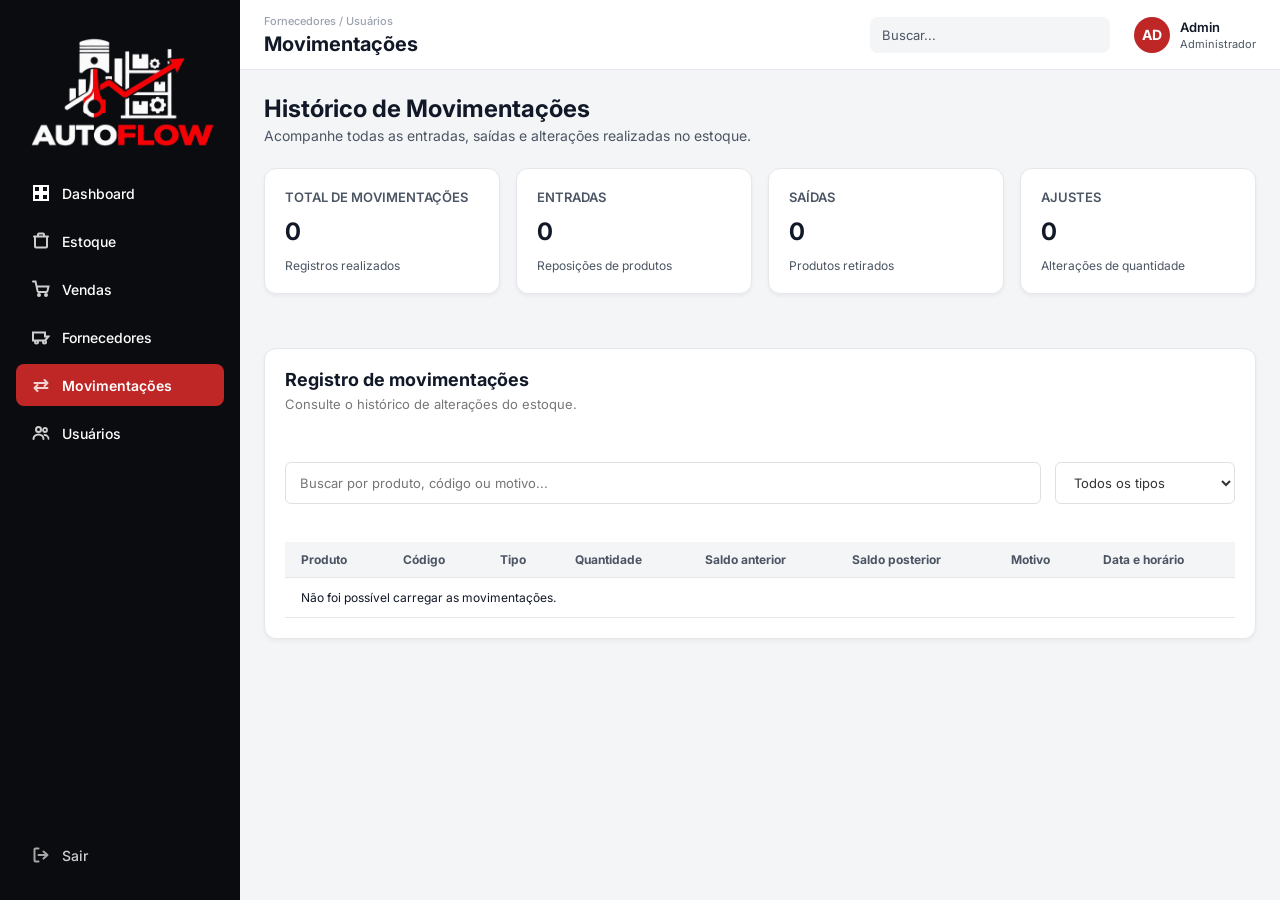
<file: frontend/pages/movimentacoes.html>
<!DOCTYPE html>
<html lang="pt-BR">

<head>
    <meta charset="UTF-8">
    <meta name="viewport" content="width=device-width, initial-scale=1.0">

    <title>AutoFlow - Movimentações</title>

    <!-- Fonte Inter -->
    <link rel="preconnect" href="https://fonts.googleapis.com">
    <link rel="preconnect" href="https://fonts.gstatic.com" crossorigin>
    <link href="https://fonts.googleapis.com/css2?family=Inter:wght@400;500;600;700&display=swap" rel="stylesheet">
    <link rel="icon" type="image/x-icon" href="../assets/img/icob.png">
    <link rel="icon" type="image/x-icon" sizes="512x512" href="../assets/img/icob.png">
    <!-- Estilos -->
    <link rel="stylesheet" href="../assets/css/dashboard.css">
    <link rel="stylesheet" href="../assets/css/movimentacoes.css">

</head>

<body>

    <div class="dashboard-layout">

        <!-- MENU LATERAL -->
        <aside class="sidebar">

            <div class="sidebar-logo-container">
                <img src="../assets/img/logo.png" alt="AUTOFLOW Logo" class="sidebar-logo">
            </div>

            <nav class="nav-list">

                <a href="../pages/dashboard.html" class="nav-item">
                    <svg class="nav-icon" width="18" height="18" viewBox="0 0 18 18" fill="none">
                        <path d="M2 2H8V8H2V2Z" stroke="white" stroke-width="2" stroke-linecap="round" />
                        <path d="M10 2H16V8H10V2Z" stroke="white" stroke-width="2" stroke-linecap="round" />
                        <path d="M2 10H8V16H2V10Z" stroke="white" stroke-width="2" stroke-linecap="round" />
                        <path d="M10 10H16V16H10V10Z" stroke="white" stroke-width="2" stroke-linecap="round" />
                    </svg>
                    <span>Dashboard</span>
                </a>

                <a href="../pages/estoque.html" class="nav-item">
                    <svg class="nav-icon opacity-80" width="18" height="18" viewBox="0 0 18 18" fill="none">
                        <path
                            d="M2 4.5H16M3 4.5V14.5C3 15.0523 3.44772 15.5 4 15.5H14C14.5523 15.5 15 15.0523 15 14.5V4.5M6 4.5V2.5C6 1.94772 6.44772 1.5 7 1.5H11C11.5523 1.5 12 1.94772 12 2.5V4.5"
                            stroke="white" stroke-width="2" stroke-linecap="round" />
                    </svg>
                    <span>Estoque</span>
                </a>

                <a href="../pages/vendas.html" class="nav-item">
                    <svg class="nav-icon opacity-80" width="18" height="18" viewBox="0 0 18 18" fill="none">
                        <circle cx="7" cy="15" r="1" stroke="white" stroke-width="2" />
                        <circle cx="14" cy="15" r="1" stroke="white" stroke-width="2" />
                        <path
                            d="M1 1.5H3.5L5.68 11.39C5.77 11.8 6.13 12.1 6.55 12.1H14.5C14.92 12.1 15.28 11.8 15.37 11.39L16.5 6.5H4.5"
                            stroke="white" stroke-width="2" stroke-linecap="round" />
                    </svg>
                    <span>Vendas</span>
                </a>

                <a href="../pages/fornecedores.html" class="nav-item">
                    <svg class="nav-icon opacity-80" width="18" height="18" viewBox="0 0 18 18" fill="none">
                        <path
                            d="M1 12.5H13M13 12.5L16.5 8.5H13V4.5H1V12.5ZM4.5 15.5C5.32843 15.5 6 14.8284 6 14C6 13.1716 5.32843 12.5 4.5 12.5C3.67157 12.5 3 13.1716 3 14C3 14.8284 3.67157 15.5 4.5 15.5ZM12.5 15.5C13.3284 15.5 14 14.8284 14 14C14 13.1716 13.3284 12.5 12.5 12.5C11.6716 12.5 11 13.1716 11 14C11 14.8284 11.6716 15.5 12.5 15.5Z"
                            stroke="white" stroke-width="2" stroke-linecap="round" />
                    </svg>
                    <span>Fornecedores</span>
                </a>

                <a href="../pages/movimentacoes.html" class="nav-item active">
                    <svg class="nav-icon opacity-80" width="18" height="17" viewBox="0 0 18 17" fill="none">
                            <path d="M12.5 3.5L15.5 6.5L12.5 9.5M15.5 6.5H2.5M5.5 14.5L2.5 11.5L5.5 8.5M2.5 11.5H15.5" stroke="white" stroke-width="2" stroke-linecap="round" stroke-linejoin="round" />
                        </svg>                    
                    <span>Movimentações</span>
                </a>

                 <a href="../pages/colaboradores.html" class="nav-item">
                    <svg class="nav-icon opacity-80" width="18" height="18" viewBox="0 0 18 18" fill="none">
                        <circle cx="6.5" cy="5.5" r="2.5" stroke="white" stroke-width="2" />
                        <path d="M1.5 15C1.5 12.5 3.7 10.5 6.5 10.5C9.3 10.5 11.5 12.5 11.5 15" stroke="white"
                            stroke-width="2" stroke-linecap="round" />
                        <circle cx="13" cy="6" r="2" stroke="white" stroke-width="1.8" />
                        <path d="M12.5 11C14.7 11 16.5 12.6 16.5 14.8" stroke="white" stroke-width="1.8"
                            stroke-linecap="round" />
                    </svg>
                    <span>Usuários</span>
                </a>

            </nav>

            <a href="../pages/index.html" class="sidebar-footer">
                <svg class="nav-icon opacity-80" width="18" height="18" viewBox="0 0 18 18" fill="none">
                    <path
                        d="M6.5 15.5H3.5C2.94772 15.5 2.5 15.0523 2.5 14.5V3.5C2.5 2.94772 2.94772 2.5 3.5 2.5H6.5M11.5 12.5L15.5 9L11.5 5.5M15.5 9H6.5"
                        stroke="white" stroke-width="2" stroke-linecap="round" stroke-linejoin="round" />
                </svg>
                <span>Sair</span>
            </a>

        </aside>

        <!-- CONTEÚDO PRINCIPAL -->

        <main class="main-content">
            
            <!-- CABEÇALHO -->
            <header class="header">

                <div class="header-left">

                    <div class="breadcrumbs">
                        <span> <a href="../pages/fornecedores.html" style="text-decoration: none; color: inherit">Fornecedores</a> / <a href="../pages/colaboradores.html" style="text-decoration: none; color: inherit">Usuários</a></span>
                        <!-- <span>/</span> -->
                        <!-- <span>Movimentações</span> -->
                    </div>

                    <h1>Movimentações</h1>

                </div>

                <div class="header-right">

                    <div class="search-box">
                        <input type="text" placeholder="Buscar...">
                    </div>

                    <div class="profile">

                        <div class="avatar">AD</div>

                        <div class="profile-info">
                            <span class="profile-name">Admin</span>
                            <span class="profile-role">Administrador</span>
                        </div>

                    </div>

                </div>

            </header>


            <!-- CORPO DA PÁGINA -->
            <div class="content-body">

                <!-- APRESENTAÇÃO -->
                <section class="welcome-section">

                    <h2>Histórico de Movimentações</h2>

                    <p>
                        Acompanhe todas as entradas, saídas e alterações
                        realizadas no estoque.
                    </p>

                </section>


                <!-- INDICADORES -->
                <section class="cards-grid movimentacoes-cards">

                    <div class="card">

                        <span class="card-title">Total de Movimentações</span>

                        <span class="card-value" id="totalMovimentacoes">0</span>

                        <div class="card-footer">
                            Registros realizados
                        </div>

                    </div>


                    <div class="card">

                        <span class="card-title">Entradas</span>

                        <span class="card-value" id="totalEntradas">0</span>

                        <div class="card-footer">
                            Reposições de produtos
                        </div>

                    </div>


                    <div class="card">

                        <span class="card-title">Saídas</span>

                        <span class="card-value" id="totalSaidas">0</span>

                        <div class="card-footer">
                            Produtos retirados
                        </div>

                    </div>


                    <div class="card">

                        <span class="card-title">Ajustes</span>

                        <span class="card-value" id="totalAjustes">0</span>

                        <div class="card-footer">
                            Alterações de quantidade
                        </div>

                    </div>

                </section>


                <!-- HISTÓRICO -->
                <section class="table-section-wrapper">

                    <div class="movimentacoes-header">

                        <div>
                            <h3>Registro de movimentações</h3>

                            <p>
                                Consulte o histórico de alterações do estoque.
                            </p>
                        </div>

                    </div>


                    <!-- FILTROS -->
                    <div class="movimentacoes-filtros">

                        <input type="text" id="buscarMovimentacao"
                            placeholder="Buscar por produto, código ou motivo...">

                        <select id="filtroTipo">
                            <option value="">Todos os tipos</option>
                            <option value="entrada">Entrada</option>
                            <option value="saida">Saída</option>
                            <option value="ajuste">Ajuste</option>
                        </select>

                    </div>


                    <!-- TABELA -->
                    <div class="table-container">

                        <table class="custom-table">

                            <thead>

                                <tr>
                                    <th>Produto</th>
                                    <th>Código</th>
                                    <th>Tipo</th>
                                    <th>Quantidade</th>
                                    <th>Saldo anterior</th>
                                    <th>Saldo posterior</th>
                                    <th>Motivo</th>
                                    <th>Data e horário</th>
                                </tr>

                            </thead>

                            <tbody id="tabelaMovimentacoes">

                                <tr>
                                    <td colspan="8">
                                        Carregando movimentações...
                                    </td>
                                </tr>

                            </tbody>

                        </table>

                    </div>

                </section>

            </div>

        </main>

    </div>


    <!-- JAVASCRIPT -->
    <script src="../assets/js/movimentacoes.js"></script>

</body>

</html>
</file>
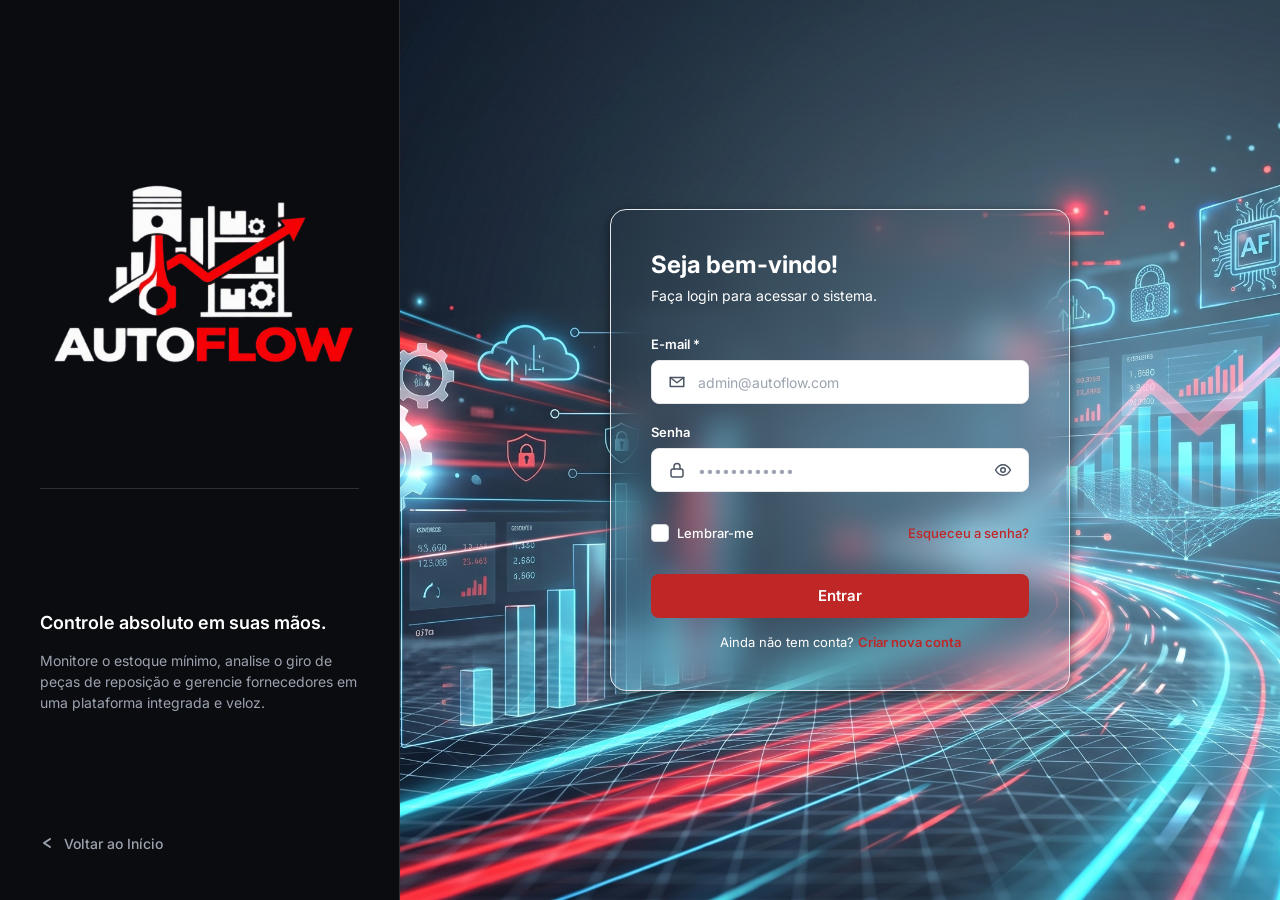
<file: frontend/pages/telaLogin.html>
<!DOCTYPE html>
<html lang="pt-BR">

<head>
    <meta charset="UTF-8">
    <meta name="viewport" content="width=device-width, initial-scale=1.0">
    <title>AutoFlow - Sistema de Gestão</title>
    <!-- Fonte Inter -->
    <link rel="preconnect" href="https://fonts.googleapis.com">
    <link rel="preconnect" href="https://fonts.gstatic.com" crossorigin>
    <link href="https://fonts.googleapis.com/css2?family=Inter:wght@400;500;600;700&display=swap" rel="stylesheet">
    <link rel="icon" type="image/x-icon" href="../assets/img/icob.png">
    <link rel="icon" type="image/x-icon" sizes="512x512" href="../assets/img/icob.png">
    <!-- Estilos da página -->
    <link rel="stylesheet" href="../assets/css/telaLogin.css">
</head>

<body>
    <div class="tela-login">

        <!-- Sidebar Esquerda -->
        <aside class="sidebar-area">
            <div class="brand-container">
                <img src="../assets/img/logo.png" alt="AUTOFLOW Logo" class="brand-logo">
            </div>

            <div class="divider-line"></div>

            <div class="sidebar-middle-info">
                <h2>Controle absoluto em suas mãos.</h2>
                <p>Monitore o estoque mínimo, analise o giro de peças de reposição e gerencie fornecedores em uma
                    plataforma integrada e veloz.</p>
            </div>

            <a href="../pages/index.html" class="sidebar-link-back">
                <svg class="icon-arrow" viewBox="0 0 16 16" fill="none" xmlns="http://www.w3.org/2000/svg">
                    <path d="M10 12L4 8L10 4" stroke="#9CA3AF" stroke-width="2" stroke-linecap="round"
                        stroke-linejoin="round" />
                </svg>
                <span>Voltar ao Início</span>
            </a>
        </aside>

        <!-- Área Central com Cards -->
        <main class="form-view-area">

            <!-- ================= FORMULÁRIO DE LOGIN ================= -->
            <form id="login-form" class="login-card active" onsubmit="event.preventDefault();">

                <div class="form-header">
                    <h1>Seja bem-vindo!</h1>
                    <p>Faça login para acessar o sistema.</p>
                </div>

                <div class="inputs-fields">
                    <!-- Campo E-mail -->
                    <div class="field-group">
                        <label for="email">E-mail *</label>
                        <div class="input-wrapper">
                            <svg class="input-icon" viewBox="0 0 18 18" fill="none" xmlns="http://www.w3.org/2000/svg">
                                <path d="M2.25 4.5H15.75V13.5H2.25V4.5Z" stroke="#4B5563" stroke-width="1.5"
                                    stroke-linecap="round" stroke-linejoin="round" />
                                <path d="M2.25 4.5L9 9.75L15.75 4.5" stroke="#4B5563" stroke-width="1.5"
                                    stroke-linecap="round" stroke-linejoin="round" />
                            </svg>
                            <input type="email" id="email" placeholder="admin@autoflow.com" required>
                        </div>
                    </div>

                    <!-- Campo Senha -->
                    <div class="field-group">
                        <label for="password">Senha</label>
                        <div class="input-wrapper">
                            <svg class="input-icon" viewBox="0 0 18 18" fill="none" xmlns="http://www.w3.org/2000/svg">
                                <rect x="3" y="8" width="12" height="8" rx="2" stroke="#4B5563" stroke-width="1.5" />
                                <path d="M6 8V5.5C6 3.84315 7.34315 2.5 9 2.5C10.6569 2.5 12 3.84315 12 5.5V8"
                                    stroke="#4B5563" stroke-width="1.5" stroke-linecap="round" />
                            </svg>
                            <input type="password" id="password" placeholder="••••••••••••" required>
                            <button type="button" class="btn-toggle-password"
                                aria-label="Alternar visibilidade da senha">
                                <svg class="input-icon icon-eye" viewBox="0 0 18 18" fill="none"
                                    xmlns="http://www.w3.org/2000/svg">
                                    <path
                                        d="M1.5 9C1.5 9 4.5 3.75 9 3.75C13.5 3.75 16.5 9 16.5 9C16.5 9 13.5 14.25 9 14.25C4.5 14.25 1.5 9 1.5 9Z"
                                        stroke="#4B5563" stroke-width="1.5" stroke-linecap="round"
                                        stroke-linejoin="round" />
                                    <circle cx="9" cy="9" r="2.25" stroke="#4B5563" stroke-width="1.5" />
                                </svg>
                            </button>
                        </div>
                    </div>
                </div>

                <!-- Barra de Ações (Lembrar-me e Esqueceu a Senha) -->
                <div class="actions-bar">
                    <label class="remember-me-check">
                        <input type="checkbox" id="remember">
                        <span class="custom-checkbox">
                            <svg class="check-icon" viewBox="0 0 12 12" fill="none" xmlns="http://www.w3.org/2000/svg">
                                <path d="M2.5 6L5 8.5L9.5 3.5" stroke="white" stroke-width="2" stroke-linecap="round"
                                    stroke-linejoin="round" />
                            </svg>
                        </span>
                        <span class="label-text">Lembrar-me</span>
                    </label>
                    <a href="#" class="forgot-password">Esqueceu a senha?</a>
                </div>

                <!-- Botão de Login -->
                <div class="form-actions-bottom">
                    <a type="submit" href="../pages/dashboard.html" class="btn-entrar-action">Entrar</a>
                    <div class="register-text-row">
                        <span>Ainda não tem conta? <a href="#" id="go-to-register" class="link-register">Criar nova conta</a></span>
                    </div>
                </div>

            </form>

            <!-- ================= FORMULÁRIO DE CADASTRO ================= -->
            <form id="register-form" class="login-card register-card hidden" onsubmit="event.preventDefault();">

                <div class="form-header">
                    <h1>Crie sua conta</h1>
                    <p>Preencha os dados abaixo para começar.</p>
                </div>

                <div class="inputs-fields">
                    <!-- Campo Nome Completo -->
                    <div class="field-group">
                        <label for="reg-name">Nome completo *</label>
                        <div class="input-wrapper">
                            <svg class="input-icon" viewBox="0 0 18 18" fill="none" xmlns="http://www.w3.org/2000/svg">
                                <circle cx="9" cy="5.5" r="3" stroke="#4B5563" stroke-width="1.5" />
                                <path d="M3.5 15C3.5 12.2386 5.96243 10 9 10C12.0376 10 14.5 12.2386 14.5 15"
                                    stroke="#4B5563" stroke-width="1.5" stroke-linecap="round" />
                            </svg>
                            <input type="text" id="reg-name" placeholder="João da Silva" required>
                        </div>
                    </div>

                    <!-- Campo E-mail -->
                    <div class="field-group">
                        <label for="reg-email">E-mail corporativo *</label>
                        <div class="input-wrapper">
                            <svg class="input-icon" viewBox="0 0 18 18" fill="none" xmlns="http://www.w3.org/2000/svg">
                                <path d="M2.25 4.5H15.75V13.5H2.25V4.5Z" stroke="#4B5563" stroke-width="1.5"
                                    stroke-linecap="round" stroke-linejoin="round" />
                                <path d="M2.25 4.5L9 9.75L15.75 4.5" stroke="#4B5563" stroke-width="1.5"
                                    stroke-linecap="round" stroke-linejoin="round" />
                            </svg>
                            <input type="email" id="reg-email" placeholder="joao@autoflow.com" required>
                        </div>
                    </div>

                    <!-- Campo Senha -->
                    <div class="field-group">
                        <label for="reg-password">Senha *</label>
                        <div class="input-wrapper">
                            <svg class="input-icon" viewBox="0 0 18 18" fill="none" xmlns="http://www.w3.org/2000/svg">
                                <rect x="3" y="8" width="12" height="8" rx="2" stroke="#4B5563" stroke-width="1.5" />
                                <path d="M6 8V5.5C6 3.84315 7.34315 2.5 9 2.5C10.6569 2.5 12 3.84315 12 5.5V8"
                                    stroke="#4B5563" stroke-width="1.5" stroke-linecap="round" />
                            </svg>
                            <input type="password" id="reg-password" placeholder="Crie uma senha forte" required>
                            <button type="button" class="btn-toggle-password"
                                aria-label="Alternar visibilidade da senha">
                                <svg class="input-icon icon-eye" viewBox="0 0 18 18" fill="none"
                                    xmlns="http://www.w3.org/2000/svg">
                                    <path
                                        d="M1.5 9C1.5 9 4.5 3.75 9 3.75C13.5 3.75 16.5 9 16.5 9C16.5 9 13.5 14.25 9 14.25C4.5 14.25 1.5 9 1.5 9Z"
                                        stroke="#4B5563" stroke-width="1.5" stroke-linecap="round"
                                        stroke-linejoin="round" />
                                    <circle cx="9" cy="9" r="2.25" stroke="#4B5563" stroke-width="1.5" />
                                </svg>
                            </button>
                        </div>
                    </div>

                    <!-- Campo Confirmar Senha -->
                    <div class="field-group">
                        <label for="reg-confirm-password">Confirmar senha *</label>
                        <div class="input-wrapper">
                            <svg class="input-icon" viewBox="0 0 18 18" fill="none" xmlns="http://www.w3.org/2000/svg">
                                <rect x="3" y="8" width="12" height="8" rx="2" stroke="#4B5563" stroke-width="1.5" />
                                <path d="M6 8V5.5C6 3.84315 7.34315 2.5 9 2.5C10.6569 2.5 12 3.84315 12 5.5V8"
                                    stroke="#4B5563" stroke-width="1.5" stroke-linecap="round" />
                            </svg>
                            <input type="password" id="reg-confirm-password" placeholder="Repita a senha" required>
                        </div>
                    </div>
                </div>

                <!-- Aceite de Termos -->
                <div class="actions-bar">
                    <label class="remember-me-check">
                        <input type="checkbox" id="terms" required>
                        <span class="custom-checkbox">
                            <svg class="check-icon" viewBox="0 0 12 12" fill="none" xmlns="http://www.w3.org/2000/svg">
                                <path d="M2.5 6L5 8.5L9.5 3.5" stroke="white" stroke-width="2" stroke-linecap="round"
                                    stroke-linejoin="round" />
                            </svg>
                        </span>
                        <span class="label-text">Concordo com os Termos de Uso</span>
                    </label>
                </div>

                <!-- Botão de Cadastro -->
                <div class="form-actions-bottom">
                    <button type="submit" class="btn-entrar-action">Criar conta</button>
                    <div class="register-text-row">
                        <span>Já possui uma conta? <a href="#" id="go-to-login" class="link-register">Fazer login</a></span>
                    </div>
                </div>

            </form>

        </main>

    </div>

    <!-- Script de Transição e Interatividade -->
    <script>
        document.addEventListener('DOMContentLoaded', () => {
            const loginForm = document.getElementById('login-form');
            const registerForm = document.getElementById('register-form');
            const btnToRegister = document.getElementById('go-to-register');
            const btnToLogin = document.getElementById('go-to-login');

            function switchForms(hideForm, showForm) {
                // Inicia animação de saída
                hideForm.classList.remove('fade-in');
                hideForm.classList.add('fade-out');

                setTimeout(() => {
                    hideForm.classList.add('hidden');
                    hideForm.classList.remove('fade-out');

                    // Prepara e inicia animação de entrada
                    showForm.classList.remove('hidden');
                    // Força o reflow do navegador para a animação rodar suavemente
                    void showForm.offsetWidth;
                    showForm.classList.add('fade-in');
                }, 250); // Mesmo tempo da transição no CSS
            }

            btnToRegister.addEventListener('click', (e) => {
                e.preventDefault();
                switchForms(loginForm, registerForm);
            });

            btnToLogin.addEventListener('click', (e) => {
                e.preventDefault();
                switchForms(registerForm, loginForm);
            });

            // Funcionalidade extra: Mostrar/Ocultar senha nos botões com ícone de olho
            const togglePasswordButtons = document.querySelectorAll('.btn-toggle-password');
            togglePasswordButtons.forEach(button => {
                button.addEventListener('click', () => {
                    const input = button.previousElementSibling;
                    if (input.type === 'password') {
                        input.type = 'text';
                        button.style.opacity = '0.6';
                    } else {
                        input.type = 'password';
                        button.style.opacity = '1';
                    }
                });
            });
        });
    </script>
</body>

</html>
</file>
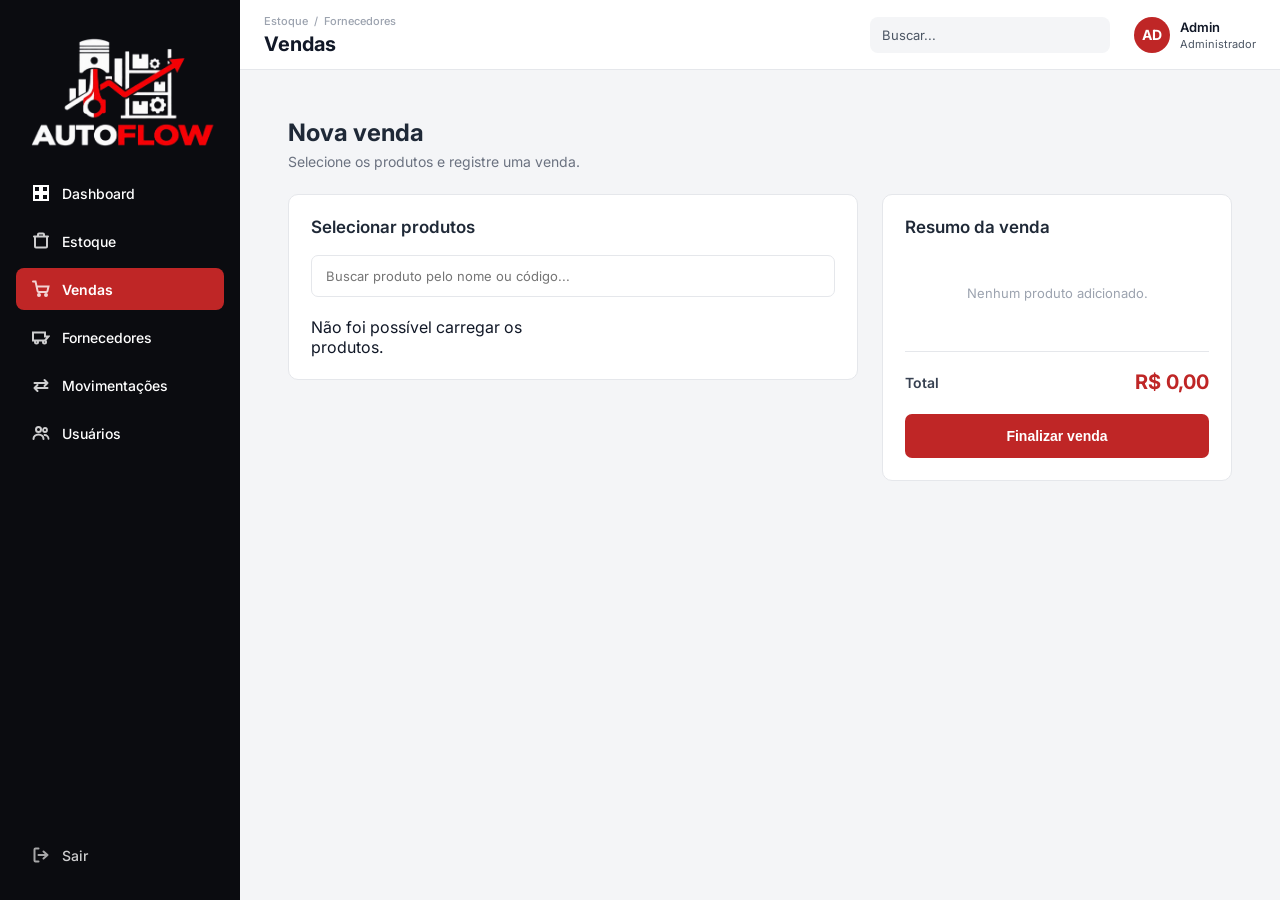
<file: frontend/pages/vendas.html>
<!DOCTYPE html>
<html lang="pt-BR">

<head>
    <meta charset="UTF-8">
    <meta name="viewport" content="width=device-width, initial-scale=1.0">

    <title>AutoFlow - Vendas</title>

    <!-- Fonte Inter -->
    <link rel="preconnect" href="https://fonts.googleapis.com">
    <link rel="preconnect" href="https://fonts.gstatic.com" crossorigin>
    <link href="https://fonts.googleapis.com/css2?family=Inter:wght@400;500;600;700&display=swap" rel="stylesheet">
    <link rel="icon" type="image/x-icon" href="../assets/img/icob.png">
    <link rel="icon" type="image/x-icon" sizes="512x512" href="../assets/img/icob.png">
    <!-- Estilos -->
    <link rel="stylesheet" href="../assets/css/dashboard.css">
    <link rel="stylesheet" href="../assets/css/vendas.css">
</head>

<body>

    <div class="dashboard-layout">


        <!-- MENU LATERAL -->
        <aside class="sidebar">

            <div class="sidebar-logo-container">
                <img src="../assets/img/logo.png" alt="AUTOFLOW Logo" class="sidebar-logo">
            </div>

            <nav class="nav-list">

                <a href="../pages/dashboard.html" class="nav-item">
                    <svg class="nav-icon" width="18" height="18" viewBox="0 0 18 18" fill="none">
                        <path d="M2 2H8V8H2V2Z" stroke="white" stroke-width="2" stroke-linecap="round" />
                        <path d="M10 2H16V8H10V2Z" stroke="white" stroke-width="2" stroke-linecap="round" />
                        <path d="M2 10H8V16H2V10Z" stroke="white" stroke-width="2" stroke-linecap="round" />
                        <path d="M10 10H16V16H10V10Z" stroke="white" stroke-width="2" stroke-linecap="round" />
                    </svg>
                    <span>Dashboard</span>
                </a>

                <a href="../pages/estoque.html" class="nav-item">
                    <svg class="nav-icon opacity-80" width="18" height="18" viewBox="0 0 18 18" fill="none">
                        <path
                            d="M2 4.5H16M3 4.5V14.5C3 15.0523 3.44772 15.5 4 15.5H14C14.5523 15.5 15 15.0523 15 14.5V4.5M6 4.5V2.5C6 1.94772 6.44772 1.5 7 1.5H11C11.5523 1.5 12 1.94772 12 2.5V4.5"
                            stroke="white" stroke-width="2" stroke-linecap="round" />
                    </svg>
                    <span>Estoque</span>
                </a>

                <a href="../pages/vendas.html" class="nav-item active">
                    <svg class="nav-icon opacity-80" width="18" height="18" viewBox="0 0 18 18" fill="none">
                        <circle cx="7" cy="15" r="1" stroke="white" stroke-width="2" />
                        <circle cx="14" cy="15" r="1" stroke="white" stroke-width="2" />
                        <path
                            d="M1 1.5H3.5L5.68 11.39C5.77 11.8 6.13 12.1 6.55 12.1H14.5C14.92 12.1 15.28 11.8 15.37 11.39L16.5 6.5H4.5"
                            stroke="white" stroke-width="2" stroke-linecap="round" />
                    </svg>
                    <span>Vendas</span>
                </a>

                <a href="../pages/fornecedores.html" class="nav-item">
                    <svg class="nav-icon opacity-80" width="18" height="18" viewBox="0 0 18 18" fill="none">
                        <path
                            d="M1 12.5H13M13 12.5L16.5 8.5H13V4.5H1V12.5ZM4.5 15.5C5.32843 15.5 6 14.8284 6 14C6 13.1716 5.32843 12.5 4.5 12.5C3.67157 12.5 3 13.1716 3 14C3 14.8284 3.67157 15.5 4.5 15.5ZM12.5 15.5C13.3284 15.5 14 14.8284 14 14C14 13.1716 13.3284 12.5 12.5 12.5C11.6716 12.5 11 13.1716 11 14C11 14.8284 11.6716 15.5 12.5 15.5Z"
                            stroke="white" stroke-width="2" stroke-linecap="round" />
                    </svg>
                    <span>Fornecedores</span>
                </a>
               
                <a href="../pages/movimentacoes.html" class="nav-item">
                    <!-- <svg xmlns="http://www.w3.org/2000/svg" viewBox="0 0 24 24" fill="none" stroke="#FFFFFF"
                        stroke-width="2" stroke-linecap="round" stroke-linejoin="round">
                        <path d="M17 3l4 4-4 4" />
                        <path d="M3 7h18" />
                        <path d="M7 21l-4-4 4-4" />
                        <path d="M21 17H3" /> -->
                        <svg class="nav-icon opacity-80" width="18" height="17" viewBox="0 0 18 17" fill="none">
                            <path d="M12.5 3.5L15.5 6.5L12.5 9.5M15.5 6.5H2.5M5.5 14.5L2.5 11.5L5.5 8.5M2.5 11.5H15.5" stroke="white" stroke-width="2" stroke-linecap="round" stroke-linejoin="round" />
                        </svg>
                    <span>Movimentações</span>
                </a>

                 <a href="../pages/colaboradores.html" class="nav-item">
                    <svg class="nav-icon opacity-80" width="18" height="18" viewBox="0 0 18 18" fill="none">
                        <circle cx="6.5" cy="5.5" r="2.5" stroke="white" stroke-width="2" />
                        <path d="M1.5 15C1.5 12.5 3.7 10.5 6.5 10.5C9.3 10.5 11.5 12.5 11.5 15" stroke="white"
                            stroke-width="2" stroke-linecap="round" />
                        <circle cx="13" cy="6" r="2" stroke="white" stroke-width="1.8" />
                        <path d="M12.5 11C14.7 11 16.5 12.6 16.5 14.8" stroke="white" stroke-width="1.8"
                            stroke-linecap="round" />
                    </svg>
                    <span>Usuários</span>
                </a>

            </nav>

            <a href="../pages/index.html" class="sidebar-footer">
                <svg class="nav-icon opacity-80" width="18" height="18" viewBox="0 0 18 18" fill="none">
                    <path
                        d="M6.5 15.5H3.5C2.94772 15.5 2.5 15.0523 2.5 14.5V3.5C2.5 2.94772 2.94772 2.5 3.5 2.5H6.5M11.5 12.5L15.5 9L11.5 5.5M15.5 9H6.5"
                        stroke="white" stroke-width="2" stroke-linecap="round" stroke-linejoin="round" />
                </svg>
                <span>Sair</span>
            </a>

        </aside>


        <!-- CONTEÚDO PRINCIPAL -->
        <main class="main-content">

            <!-- CABEÇALHO -->
            <header class="header">

                <div class="header-left">

                    <div class="breadcrumbs">
                         <a href="../pages/estoque.html" style="text-decoration: none; color: inherit">Estoque</a> / <a href="../pages/fornecedores.html" style="text-decoration: none; color: inherit" >Fornecedores</a>
                    </div>

                    <h1>Vendas</h1>

                </div>

                <div class="header-right">

                    <div class="search-box">
                        <input type="text" placeholder="Buscar...">
                    </div>

                    <div class="profile">

                        <div class="avatar">AD</div>

                        <div class="profile-info">
                            <span class="profile-name">Admin</span>
                            <span class="profile-role">Administrador</span>
                        </div>

                    </div>

                </div>

            </header>

            <!-- ÁREA DE VENDAS -->
            <section class="content-body">

                <div class="vendas-container">

                    <div class="vendas-titulo">
                        <h2>Nova venda</h2>
                        <p>Selecione os produtos e registre uma venda.</p>
                    </div>

                    <!-- ÁREA DE SELEÇÃO DE PRODUTOS -->
                    <div class="vendas-conteudo">

                        <div class="vendas-produtos">

                            <h3>Selecionar produtos</h3>

                            <div class="vendas-busca">
                                <input type="text" id="buscarProdutoVenda"
                                    placeholder="Buscar produto pelo nome ou código...">
                            </div>

                            <div id="listaProdutosVenda">
                                <!-- Produtos serão carregados pelo JavaScript -->
                            </div>

                        </div>

                        <!-- CARRINHO DA VENDA -->
                        <div class="vendas-carrinho">

                            <h3>Resumo da venda</h3>

                            <div id="itensCarrinho">

                                <p class="carrinho-vazio">
                                    Nenhum produto adicionado.
                                </p>

                            </div>

                            <div class="carrinho-total">

                                <span>Total</span>

                                <strong id="valorTotal">
                                    R$ 0,00
                                </strong>

                            </div>

                            <button type="button" id="btnFinalizarVenda">
                                Finalizar venda
                            </button>

                        </div>

                    </div>

                </div>

            </section>

        </main>

    </div>

    <script src="../assets/js/vendas.js"></script>

</body>

</html>
</file>
<file: frontend/assets/css/index.css>
/* Reset básico */
* {
    margin: 0;
    padding: 0;
    box-sizing: border-box;
}

body,
html {
    width: 100%;
    height: 100%;
    background-color: #0b0c10;
    font-family: 'Inter', sans-serif;
}

.tela-inicial-single {
    width: 100vw;
    height: 100vh;
    background-color: #0b0c10;
    display: flex;
    flex-direction: column;
    align-items: center;
    justify-content: center;
    gap: 48px;
    padding: 24px;
    box-sizing: border-box;
    overflow: hidden;
}

/* Hero Group Central */
.center-hero-group {
    display: flex;
    flex-direction: column;
    align-items: center;
    gap: 24px;
    width: 600px;
    max-width: 100%;
}

.hero-image-wrapper {
    width: 431px;
    height: 276px;
    max-width: 100%;
    position: relative;
}

.hero-image {
    width: 100%;
    height: 100%;
    object-fit: cover;
    pointer-events: none;
}

.hero-title {
    font-size: 24px;
    font-weight: 600;
    color: #ffffff;
    text-align: center;
    line-height: 1.3;
    width: 100%;
    word-break: break-word;
}

.hero-subtitle {
    font-size: 16px;
    font-weight: 400;
    color: #9ca3af;
    text-align: center;
    line-height: 1.5;
    width: 100%;
    word-break: break-word;
}

/* CTA Action Row */
.cta-action-row {
    display: flex;
    align-items: center;
    justify-content: center;
}

/* Botão Entrar */
.btn-entrar-single {
    background-color: #bf2626;
    display: flex;
    align-items: center;
    gap: 8px;
    padding: 14px 36px;
    border-radius: 8px;
    color: #ffffff;
    font-size: 16px;
    font-weight: 600;
    text-decoration: none;
    cursor: pointer;
    transition: background-color 0.2s ease, transform 0.1s ease;
}

.btn-entrar-single:hover {
    background-color: #a51f1f;
}

.btn-entrar-single:active {
    transform: scale(0.98);
}

.arrow-icon {
    width: 16px;
    height: 16px;
    flex-shrink: 0;
}
</file>
<file: frontend/assets/css/dashboard.css>
/* Reset Geral */
* {
    margin: 0;
    padding: 0;
    box-sizing: border-box;
}

body, html {
    width: 100%;
    height: 100%;
    font-family: 'Inter', sans-serif;
    background-color: #f4f5f7;
    color: #111827;
}

.dashboard-layout {
    display: flex;
    width: 100vw;
    height: 100vh;
    overflow: hidden;
}

/* Sidebar Esquerda */
.sidebar {
    width: 240px;
    height: 100%;
    background-color: #0b0c10;
    display: flex;
    flex-direction: column;
    justify-content: space-between;
    padding: 24px 16px;
    flex-shrink: 0;
}

.sidebar-logo-container {
    width: 100%;
    aspect-ratio: 208 / 124;
    display: flex;
    align-items: center;
    justify-content: center;
    overflow: hidden;
}

.sidebar-logo {
    width: 100%;
    height: 100%;
    object-fit: contain;
}

.nav-list {
    display: flex;
    flex-direction: column;
    gap: 6px;
    flex: 1;
    margin-top: 24px;
}

.nav-item {
    display: flex;
    align-items: center;
    gap: 12px;
    padding: 12px 16px;
    border-radius: 8px;
    text-decoration: none;
    color: #ffffff;
    font-size: 14px;
    font-weight: 500;
    transition: background-color 0.2s ease;
}

.nav-item.active {
    background-color: #bf2626;
    font-weight: 600;
}

.nav-item:not(.active):hover {
    background-color: rgba(255, 255, 255, 0.05);
}

.nav-icon {
    width: 18px;
    height: 18px;
    flex-shrink: 0;
}

.opacity-80 {
    opacity: 0.8;
}

.sidebar-footer {
    display: flex;
    align-items: center;
    gap: 12px;
    padding: 12px 16px;
    text-decoration: none;
    color: #ffffff;
    opacity: 0.8;
    font-size: 14px;
    font-weight: 500;
    border-radius: 8px;
    transition: opacity 0.2s ease;
}

.sidebar-footer:hover {
    opacity: 1;
    background-color: rgba(255, 255, 255, 0.05);
}

/* Conteúdo Principal */
.main-content {
    flex: 1;
    height: 100%;
    display: flex;
    flex-direction: column;
    overflow: hidden;
}

/* Header Superior */
.header {
    height: 70px;
    background-color: #ffffff;
    border-bottom: 1px solid #e5e7eb;
    display: flex;
    align-items: center;
    justify-content: space-between;
    padding: 0 24px;
    flex-shrink: 0;
}

.header-left {
    display: flex;
    flex-direction: column;
    gap: 4px;
}

.breadcrumbs {
    display: flex;
    gap: 6px;
    align-items: center;
    font-size: 11px;
    color: #9ca3af;
    font-weight: 500;
}

.header-left h1 {
    font-size: 20px;
    font-weight: 700;
    color: #111827;
}

.header-right {
    display: flex;
    align-items: center;
    gap: 24px;
}

.search-box {
    display: flex;
    align-items: center;
    gap: 8px;
    background-color: #f4f5f7;
    height: 36px;
    padding: 0 12px;
    border-radius: 8px;
    width: 240px;
}

.search-box input {
    border: none;
    outline: none;
    background: transparent;
    width: 100%;
    font-size: 13px;
    color: #4b5563;
    font-family: inherit;
}

.search-box input::placeholder {
    color: #4b5563;
}

.profile {
    display: flex;
    align-items: center;
    gap: 10px;
}

.avatar {
    width: 36px;
    height: 36px;
    background-color: #bf2626;
    border-radius: 18px;
    display: flex;
    align-items: center;
    justify-content: center;
    color: #ffffff;
    font-size: 14px;
    font-weight: 700;
}

.profile-info {
    display: flex;
    flex-direction: column;
    gap: 2px;
}

.profile-name {
    font-size: 13px;
    font-weight: 600;
    color: #111827;
}

.profile-role {
    font-size: 11px;
    font-weight: 400;
    color: #4b5563;
}

/* Corpo da Página */
.content-body {
    flex: 1;
    overflow-y: auto;
    padding: 24px;
    display: flex;
    flex-direction: column;
    gap: 24px;
}

.welcome-section {
    display: flex;
    flex-direction: column;
    gap: 4px;
}

.welcome-section h2 {
    font-size: 24px;
    font-weight: 700;
    color: #111827;
}

.welcome-section p {
    font-size: 14px;
    color: #4b5563;
}

/* Grid de Cards de Estatísticas */
.cards-grid {
    display: grid;
    grid-template-columns: repeat(4, minmax(0, 1fr));
    gap: 16px;
}

.card {
    background-color: #ffffff;
    border: 1px solid #e5e7eb;
    border-radius: 12px;
    padding: 20px;
    display: flex;
    flex-direction: column;
    gap: 12px;
    box-shadow: 0px 2px 4px rgba(0, 0, 0, 0.05);
}

.card-title {
    font-size: 13px;
    font-weight: 600;
    text-transform: uppercase;
    color: #4b5563;
}

.card-value {
    font-size: 24px;
    font-weight: 700;
    color: #111827;
}

.card-footer {
    display: flex;
    align-items: center;
    gap: 6px;
    font-size: 12px;
    color: #4b5563;
}

.card-footer.positive {
    color: #10b981;
}

.dot {
    width: 6px;
    height: 6px;
    border-radius: 50%;
}

.dot.green { background-color: #10b981; }
.dot.gray { background-color: #9ca3af; }

/* Linha de Gráficos */
.charts-row {
    display: flex;
    gap: 16px;
    height: 300px;
}

.sales-chart, .category-chart {
    background-color: #ffffff;
    border: 1px solid #e5e7eb;
    border-radius: 12px;
    padding: 20px;
    display: flex;
    flex-direction: column;
    gap: 16px;
    box-shadow: 0px 2px 4px rgba(0, 0, 0, 0.05);
}

.sales-chart {
    flex: 1;
}

.category-chart {
    width: 380px;
}

.sales-chart h3, .category-chart h3 {
    font-size: 15px;
    font-weight: 700;
    color: #111827;
}

.chart-graphic {
    flex: 1;
    display: flex;
    align-items: flex-end;
    justify-content: space-between;
    padding-top: 20px;
}

.chart-col {
    display: flex;
    flex-direction: column;
    align-items: center;
    gap: 8px;
}

.chart-col span {
    font-size: 12px;
    color: #4b5563;
}

.bar {
    width: 36px;
    background-color: #bf2626;
    border-radius: 6px 6px 0 0;
}

.pie-content {
    flex: 1;
    display: flex;
    align-items: center;
    gap: 20px;
}

.pie-circle-placeholder {
    width: 120px;
    height: 120px;
    background-color: #f4f5f7;
    border-radius: 50%;
    display: flex;
    align-items: center;
    justify-content: center;
    position: relative;
}

.pie-circle-placeholder::before {
    content: '';
    width: 70px;
    height: 70px;
    background-color: #ffffff;
    border-radius: 50%;
}

.legend-list {
    display: flex;
    flex-direction: column;
    gap: 8px;
}

.legend-item {
    display: flex;
    align-items: center;
    gap: 8px;
    font-size: 13px;
    color: #4b5563;
}

.legend-dot {
    width: 10px;
    height: 10px;
    border-radius: 50%;
}

.legend-dot.red { background-color: #bf2626; }
.legend-dot.yellow { background-color: #f59e0b; }
.legend-dot.green { background-color: #10b981; }
.legend-dot.blue { background-color: #3b82f6; }

/* Tabela e Filtros */
.table-section-wrapper {
    display: flex;
    flex-direction: column;
    gap: 16px;
    background-color: #ffffff;
    border: 1px solid #e5e7eb;
    border-radius: 12px;
    padding: 20px;
    box-shadow: 0px 2px 4px rgba(0, 0, 0, 0.05);
}

.header-filters {
    display: flex;
    align-items: center;
    justify-content: space-between;
}

.period-filter {
    display: flex;
    align-items: center;
    gap: 8px;
    background-color: #ffffff;
    border: 1px solid #e5e7eb;
    padding: 8px 12px;
    border-radius: 8px;
    font-size: 13px;
    color: #4b5563;
}

.btn-export {
    background-color: #ffffff;
    border: 1px solid #e5e7eb;
    padding: 10px 16px;
    border-radius: 8px;
    font-size: 14px;
    font-weight: 600;
    color: #4b5563;
    cursor: pointer;
    transition: background-color 0.2s ease;
}

.btn-export:hover {
    background-color: #f9fafb;
}

.table-container {
    display: flex;
    flex-direction: column;
    gap: 12px;
}

.table-header-title {
    display: flex;
    align-items: center;
    justify-content: space-between;
}

.table-header-title h3 {
    font-size: 16px;
    font-weight: 700;
    color: #111827;
}

.link-ver-todos {
    font-size: 13px;
    font-weight: 600;
    color: #bf2626;
    text-decoration: underline;
}

.custom-table {
    width: 100%;
    border-collapse: collapse;
    text-align: left;
}

.custom-table th {
    background-color: #f4f5f7;
    color: #4b5563;
    font-size: 12px;
    font-weight: 700;
    padding: 10px 16px;
    border-bottom: 1px solid #e5e7eb;
}

.custom-table td {
    padding: 12px 16px;
    font-size: 13px;
    color: #111827;
    border-bottom: 1px solid #e5e7eb;
}

.font-semibold { font-weight: 600; }
.font-bold { font-weight: 700; }
.text-danger { color: #bf2626; }
.text-muted { color: #4b5563; }

.btn-table-action {
    display: inline-block;
    background-color: #bf2626;
    color: #ffffff;
    padding: 6px 12px;
    border-radius: 6px;
    font-size: 11px;
    font-weight: 600;
    text-decoration: none;
    transition: background-color 0.2s ease;
}

.btn-table-action:hover {
    background-color: #a51f1f;
}

/* Área onde os gráficos são desenhados */
.chart-container {
    position: relative;
    flex: 1;
    min-height: 220px;
    width: 100%;
}

/* Evita que o canvas ultrapasse o espaço disponível */
.chart-container canvas {
    max-width: 100%;
}

/* ==============================
   RESPONSIVIDADE DO DASHBOARD
   ============================== */

/* Tablets e telas menores */
@media (max-width: 1100px) {
    .cards-grid {
        grid-template-columns: repeat(2, minmax(0, 1fr));
    }

    .charts-row {
        height: auto;
        flex-direction: column;
    }

    .sales-chart,
    .category-chart {
        width: 100%;
        min-height: 280px;
    }

    .category-chart {
        flex: 1;
    }
}

/* Celulares */
@media (max-width: 700px) {
    .dashboard-layout {
        min-width: 320px;
    }

    .sidebar {
        width: 68px;
        padding: 16px 8px;
    }

 /* Opcional: troca visualmente a logo larga pelo ícone reduzido (icow.png) */
    .sidebar-logo {
        content: url('../img/icow.png');
        width: 36px;
        height: 36px;
        object-fit: contain;
    }

    /* .sidebar-logo-container {
        aspect-ratio: auto;
        height: 48px; */
    .sidebar-logo-container {
         width: 100%;
        display: flex;
        justify-content: center;
        padding: 0;
        margin-bottom: 24px;
    }

    .nav-item {
        justify-content: center;
        padding: 12px 8px;
    }

    .nav-item span,
    .sidebar-footer span {
        display: none;
    }

    .sidebar-footer {
        justify-content: center;
        padding: 12px 8px;
    }

    .header {
        height: auto;
        min-height: 70px;
        padding: 14px 16px;
        gap: 12px;
    }

    .header-right {
        gap: 12px;
    }

    .search-box {
        width: 150px;
    }

    .profile-info {
        display: none;
    }

    .content-body {
        padding: 16px;
        gap: 18px;
    }

    .welcome-section h2 {
        font-size: 20px;
    }

    .welcome-section p {
        font-size: 13px;
    }

    .cards-grid {
        grid-template-columns: 1fr;
        gap: 12px;
    }

    .card {
        padding: 16px;
    }

    .card-value {
        font-size: 22px;
    }

    .chart-graphic {
        gap: 12px;
    }

    .bar {
        width: 24px;
    }

    .pie-content {
        justify-content: center;
        flex-wrap: wrap;
    }

    .header-filters {
        align-items: stretch;
        flex-direction: column;
        gap: 12px;
    }

    .period-filter {
        max-width: 100%;
        overflow-x: auto;
        white-space: nowrap;
    }

    .btn-export {
        align-self: flex-start;
    }

    .table-container {
        overflow-x: auto;
    }

    .custom-table {
        min-width: 600px;
    }
    
}
</file>
<file: frontend/assets/css/colaboradores.css>
/*TOOLBAR SUPERIOR (FILTROS PILL + BOTÃO)*/

.colaboradores-toolbar {
    display: flex;
    justify-content: space-between;
    align-items: center;
    gap: 16px;
    margin-bottom: 20px;
    flex-wrap: wrap;
}

.filtros-pills {
    display: flex;
    align-items: center;
    gap: 12px;
    flex-wrap: wrap;
}

.filter-pill {
    height: 38px;
    padding: 0 32px 0 14px;
    border: 1px solid #e5e7eb;
    border-radius: 8px;
    background-color: #ffffff;
    color: #374151;
    font-family: 'Inter', sans-serif;
    font-size: 13px;
    font-weight: 500;
    cursor: pointer;
    outline: none;
    appearance: none;
    background-image: url("data:image/svg+xml,%3Csvg width='12' height='12' viewBox='0 0 12 12' fill='none' xmlns='http://www.w3.org/2000/svg'%3E%3Cpath d='M3 4.5L6 7.5L9 4.5' stroke='%234B5563' stroke-width='1.5' stroke-linecap='round' stroke-linejoin='round'/%3E%3C/svg%3E");
    background-repeat: no-repeat;
    background-position: right 12px center;
    transition: border-color 0.2s ease;
}

.filter-pill:hover,
.filter-pill:focus {
    border-color: #bf2626;
}

.btn-novo-colaborador {
    display: inline-flex;
    align-items: center;
    gap: 8px;
    height: 40px;
    padding: 0 18px;
    background-color: #bf2626;
    color: #ffffff;
    border: none;
    border-radius: 8px;
    font-family: 'Inter', sans-serif;
    font-size: 13px;
    font-weight: 600;
    cursor: pointer;
    transition: background-color 0.2s ease;
}

.btn-novo-colaborador:hover {
    background-color: #a31f1f;
}

/*CARD PRINCIPAL DA TABELA E PAGINAÇÃO*/

.colaboradores-card {
    background-color: #ffffff;
    border: 1px solid #e5e7eb;
    border-radius: 12px;
    display: flex;
    flex-direction: column;
    justify-content: space-between;
    min-height: 690px;
    overflow: hidden;
}

.colaboradores-table {
    width: 100%;
    border-collapse: collapse;
}

.colaboradores-table thead th {
    background-color: #f9fafb;
    color: #4b5563;
    font-size: 12px;
    font-weight: 600;
    text-align: left;
    padding: 14px 20px;
    border-bottom: 1px solid #e5e7eb;
}

.colaboradores-table thead th.col-acoes {
    text-align: right;
    padding-right: 24px;
}

.colaboradores-table tbody td {
    padding: 16px 20px;
    font-size: 13px;
    color: #374151;
    border-bottom: 1px solid #f3f4f6;
    vertical-align: middle;
}

.colaboradores-table tbody tr:hover {
    background-color: #fafafa;
}

.colaborador-info-cell {
    display: flex;
    align-items: center;
    gap: 12px;
}

.colaborador-avatar {
    width: 34px;
    height: 34px;
    border-radius: 50%;
    background-color: #fee2e2;
    color: #bf2626;
    font-size: 12px;
    font-weight: 700;
    display: flex;
    align-items: center;
    justify-content: center;
    flex-shrink: 0;
}

.colaborador-nome-wrapper {
    display: flex;
    flex-direction: column;
    gap: 3px;
}

.colaborador-nome-titulo {
    font-weight: 600;
    color: #111827;
}

/* Badges de Status e Observação */
.status-badge {
    display: inline-block;
    padding: 4px 10px;
    border-radius: 6px;
    font-size: 11.5px;
    font-weight: 600;
}

.status-ativo {
    background-color: #e3f5e9;
    color: #238344;
}

.status-inativo {
    background-color: #f3f4f6;
    color: #6b7280;
}

.badge-obs-ativa {
    display: inline-flex;
    align-items: center;
    padding: 2px 7px;
    border-radius: 4px;
    background-color: #fef3c7;
    color: #92400e;
    font-size: 11px;
    font-weight: 500;
    width: fit-content;
}

/* Botões de Ação na Tabela */
.acoes-cell {
    display: flex;
    align-items: center;
    justify-content: flex-end;
    gap: 8px;
}

.btn-acao-icon {
    background: transparent;
    border: none;
    cursor: pointer;
    padding: 6px;
    border-radius: 6px;
    display: inline-flex;
    align-items: center;
    justify-content: center;
    transition: background-color 0.15s ease, transform 0.15s ease;
}

.btn-acao-icon:hover {
    background-color: #f3f4f6;
    transform: translateY(-1px);
}

.btn-acao-icon.btn-obs.tem-obs svg path {
    stroke: #d97706;
    fill: #fef3c7;
}

.btn-acao-icon.btn-senha:hover {
    background-color: #e0e7ff;
}

.btn-acao-icon.btn-excluir:hover {
    background-color: #fee2e2;
}

/*RODAPÉ DE PAGINAÇÃO*/

.table-pagination-footer {
    display: flex;
    justify-content: space-between;
    align-items: center;
    padding: 16px 20px;
    border-top: 1px solid #f3f4f6;
    margin-top: auto;
    flex-wrap: wrap;
    gap: 12px;
}

.pagination-info {
    font-size: 13px;
    color: #6b7280;
}

.pagination-controls {
    display: flex;
    align-items: center;
    gap: 6px;
}

.page-btn {
    min-width: 32px;
    height: 32px;
    padding: 0 8px;
    border: 1px solid #e5e7eb;
    border-radius: 6px;
    background-color: #ffffff;
    color: #374151;
    font-family: 'Inter', sans-serif;
    font-size: 13px;
    font-weight: 500;
    cursor: pointer;
    transition: all 0.15s ease;
}

.page-btn:hover:not(:disabled) {
    border-color: #bf2626;
    color: #bf2626;
}

.page-btn.active {
    background-color: #bf2626;
    border-color: #bf2626;
    color: #ffffff;
    font-weight: 600;
}

.page-btn:disabled {
    opacity: 0.45;
    cursor: not-allowed;
}

/*MODAIS E INPUTS COM ÍCONE DE SENHA*/

.modal-overlay {
    position: fixed;
    inset: 0;
    background-color: #1118278c;
    backdrop-filter: blur(3px);
    display: flex;
    align-items: center;
    justify-content: center;
    padding: 20px;
    z-index: 1000;
    animation: fadeInOverlay 0.2s ease;
}

.modal-overlay.hidden,
.hidden {
    display: none !important;
}

@keyframes fadeInOverlay {
    from { opacity: 0; }
    to { opacity: 1; }
}

.modal-box {
    width: 100%;
    max-width: 600px;
    background-color: #ffffff;
    border-radius: 12px;
    box-shadow: 0 20px 25px -5px rgba(0, 0, 0, 0.15);
    overflow: hidden;
    animation: slideUpModal 0.22s ease;
}

.modal-box-sm {
    max-width: 460px;
}

@keyframes slideUpModal {
    from {
        opacity: 0;
        transform: translateY(14px) scale(0.98);
    }
    to {
        opacity: 1;
        transform: translateY(0) scale(1);
    }
}

.modal-header {
    display: flex;
    justify-content: space-between;
    align-items: flex-start;
    padding: 24px 28px 18px 28px;
    border-bottom: 1px solid #e5e7eb;
}

.modal-header h2 {
    font-size: 20px;
    font-weight: 700;
    color: #111827;
    margin-bottom: 4px;
}

.modal-header p {
    font-size: 13px;
    font-style: italic;
    color: #6b7280;
}

.btn-close-modal {
    background: transparent;
    border: none;
    cursor: pointer;
    padding: 4px;
    border-radius: 6px;
    display: flex;
    align-items: center;
    justify-content: center;
}

.btn-close-modal:hover {
    background-color: #f3f4f6;
}

.modal-body {
    padding: 24px 28px;
    display: flex;
    flex-direction: column;
    gap: 18px;
}

.form-row-2 {
    display: grid;
    grid-template-columns: 1fr 1fr;
    gap: 16px;
}

.form-group {
    display: flex;
    flex-direction: column;
    gap: 6px;
}

.form-group label {
    font-size: 13px;
    font-weight: 600;
    color: #1f2937;
}

.form-group input,
.form-group select,
.form-group textarea {
    width: 100%;
    padding: 10px 14px;
    border: 1px solid #e5e7eb;
    border-radius: 8px;
    font-family: 'Inter', sans-serif;
    font-size: 13.5px;
    color: #111827;
    background-color: #ffffff;
    outline: none;
    transition: border-color 0.2s ease, box-shadow 0.2s ease;
}

.form-group input,
.form-group select {
    height: 42px;
}

.form-group input:focus,
.form-group select:focus,
.form-group textarea:focus {
    border-color: #bf2626;
    box-shadow: 0 0 0 3px rgba(191, 38, 38, 0.1);
}

/* Wrapper para campo de senha com botão de olho (Lógica do telaLogin) */
.password-input-wrapper {
    position: relative;
    display: flex;
    align-items: center;
}

.password-input-wrapper input {
    padding-right: 40px;
}

.btn-toggle-eye {
    position: absolute;
    right: 12px;
    background: none;
    border: none;
    cursor: pointer;
    display: flex;
    align-items: center;
    padding: 0;
    transition: opacity 0.2s ease;
}

.field-error {
    font-size: 12.5px;
    font-weight: 500;
    color: #dc2626;
}

.modal-footer {
    display: flex;
    justify-content: flex-end;
    align-items: center;
    gap: 12px;
    padding: 16px 28px 22px 28px;
    border-top: 1px solid #e5e7eb;
}

.btn-modal-cancelar {
    height: 40px;
    padding: 0 18px;
    border: 1px solid #e5e7eb;
    border-radius: 8px;
    background-color: #ffffff;
    color: #374151;
    font-family: 'Inter', sans-serif;
    font-size: 13.5px;
    font-weight: 600;
    cursor: pointer;
    transition: background-color 0.15s ease;
}

.btn-modal-cancelar:hover {
    background-color: #f9fafb;
}

.btn-modal-salvar {
    display: inline-flex;
    align-items: center;
    gap: 8px;
    height: 40px;
    padding: 0 20px;
    border: none;
    border-radius: 8px;
    background-color: #bf2626;
    color: #ffffff;
    font-family: 'Inter', sans-serif;
    font-size: 13.5px;
    font-weight: 600;
    cursor: pointer;
    transition: background-color 0.15s ease;
}

.btn-modal-salvar:hover {
    background-color: #a31f1f;
}

/*SUPORTE AO TEMA ESCURO (CASO ATIVO)*/

[data-theme="dark"] .colaboradores-card,
[data-theme="dark"] .modal-box {
    background-color: #181b21 !important;
    border-color: #2a2f3a !important;
}

[data-theme="dark"] .colaboradores-table thead th {
    background-color: #13161b !important;
    color: #d1d5db !important;
    border-bottom-color: #2a2f3a !important;
}

[data-theme="dark"] .colaboradores-table tbody td {
    color: #d1d5db !important;
    border-bottom-color: #222630 !important;
}

[data-theme="dark"] .colaboradores-table tbody tr:hover {
    background-color: #21252e !important;
}

[data-theme="dark"] .colaborador-nome-titulo,
[data-theme="dark"] .modal-header h2,
[data-theme="dark"] .form-group label {
    color: #f3f4f6 !important;
}

/*RESPONSIVIDADE*/

@media (max-width: 768px) {
    .form-row-2 {
        grid-template-columns: 1fr;
    }

    .table-container {
        overflow-x: auto;
    }

    .colaboradores-table {
        min-width: 720px;
    }
}
</file>
<file: frontend/assets/css/estoque.css>
/* ==============================
   TELA DE ESTOQUE - AUTOFLOW
   ============================== */

/* Cabeçalho da seção */
.estoque-header {
    display: flex;
    align-items: center;
    justify-content: space-between;
    gap: 16px;
}

.estoque-header h3 {
    font-size: 16px;
    font-weight: 700;
    color: #111827;
}

.estoque-header p {
    font-size: 13px;
    color: #4b5563;
    margin-top: 5px;
}

/* Botão cadastrar */
.btn-cadastrar {
    background-color: #bf2626;
    color: #ffffff;
    border: none;
    padding: 11px 16px;
    border-radius: 8px;
    font-size: 13px;
    font-weight: 600;
    cursor: pointer;
    transition: background-color 0.2s ease;
}

.btn-cadastrar:hover {
    background-color: #a51f1f;
}

/* Filtros */
.estoque-filtros {
    display: flex;
    align-items: center;
    gap: 12px;
    flex-wrap: wrap;
}

.estoque-filtros input,
.estoque-filtros select {
    height: 40px;
    padding: 0 12px;
    border: 1px solid #e5e7eb;
    border-radius: 8px;
    background-color: #ffffff;
    color: #4b5563;
    font-family: inherit;
    font-size: 13px;
    outline: none;
}

.estoque-filtros input {
    flex: 1;
    min-width: 220px;
}

.estoque-filtros select {
    min-width: 180px;
    cursor: pointer;
}

.estoque-filtros input:focus,
.estoque-filtros select:focus {
    border-color: #bf2626;
}

/* Tabela */
.table-container {
    overflow-x: auto;
}

.custom-table {
    min-width: 900px;
}

.custom-table th {
    white-space: nowrap;
}

.custom-table td {
    white-space: nowrap;
}


/* =================================
   MODAL DE CADASTRO
================================= */

.modal-overlay {
    display: none;
    position: fixed;
    inset: 0;
    background: rgba(0, 0, 0, 0.55);
    z-index: 1000;
    align-items: center;
    justify-content: center;
    padding: 20px;
}

.modal-overlay.ativo {
    display: flex;
}

.modal-container {
    background: #ffffff;
    width: 100%;
    max-width: 700px;
    max-height: 90vh;
    overflow-y: auto;
    border-radius: 12px;
    padding: 25px;
}

.modal-header {
    display: flex;
    justify-content: space-between;
    align-items: flex-start;
    margin-bottom: 25px;
}

.modal-header h2 {
    font-size: 20px;
    color: #111827;
}

.modal-header p {
    font-size: 13px;
    color: #6b7280;
    margin-top: 5px;
}

.btn-fechar {
    border: none;
    background: transparent;
    font-size: 28px;
    cursor: pointer;
    color: #6b7280;
}

.form-grid {
    display: grid;
    grid-template-columns: 1fr 1fr;
    gap: 18px;
}

.form-group {
    display: flex;
    flex-direction: column;
    gap: 7px;
}

.form-group label {
    font-size: 13px;
    font-weight: 600;
    color: #374151;
}

.form-group input,
.form-group select,
.form-group textarea {
    width: 100%;
    padding: 11px;
    border: 1px solid #d1d5db;
    border-radius: 7px;
    font-family: inherit;
    font-size: 13px;
    outline: none;
}

.form-group input:focus,
.form-group select:focus,
.form-group textarea:focus {
    border-color: #bf2626;
}

.form-group-full {
    grid-column: 1 / -1;
}

.modal-actions {
    display: flex;
    justify-content: flex-end;
    gap: 12px;
    margin-top: 25px;
}

.btn-cancelar,
.btn-salvar {
    padding: 11px 18px;
    border-radius: 7px;
    font-size: 13px;
    font-weight: 600;
    cursor: pointer;
}

.btn-cancelar {
    background: #ffffff;
    border: 1px solid #d1d5db;
    color: #374151;
}

.btn-salvar {
    background: #bf2626;
    border: none;
    color: #ffffff;
}

.btn-salvar:hover {
    background: #a51f1f;
}

/* ==========================================
   BOTÕES DE AÇÕES DA TABELA
========================================== */

.btn-ajustar,
.btn-editar,
.btn-excluir {
    border: none;
    padding: 7px 10px;
    border-radius: 5px;
    font-size: 12px;
    font-weight: 600;
    cursor: pointer;
    margin: 2px;
    transition: background 0.2s, transform 0.2s;
}

.btn-ajustar {
    background-color: #e8eefc;
    color: #2455a4;
}

.btn-ajustar:hover {
    background-color: #d5e1fa;
}

.btn-editar {
    background-color: #fff0d6;
    color: #986000;
}

.btn-editar:hover {
    background-color: #ffe3b3;
}

.btn-excluir {
    background-color: #fde5e5;
    color: #bd2525;
}

.btn-excluir:hover {
    background-color: #facdcd;
}

/* ==========================================
   AÇÕES DO CABEÇALHO DO ESTOQUE
========================================== */

.estoque-acoes {
    display: flex;
    align-items: center;
    gap: 12px;
}

.btn-entrada {
    background-color: #ffffff;
    color: #b42323;
    border: 1px solid #b42323;
    padding: 10px 16px;
    border-radius: 6px;
    font-weight: 600;
    cursor: pointer;
    transition: 0.2s;
}

.btn-entrada:hover {
    background-color: #fff1f1;
}

/* Modal de entrada */
.modal-entrada-container {
    max-width: 500px;
}

/* Responsividade */
@media (max-width: 600px) {
    .form-grid {
        grid-template-columns: 1fr;
    }

    .form-group-full {
        grid-column: auto;
    }

    .modal-container {
        padding: 18px;
    }
}

@media (max-width: 700px) {
    .estoque-header {
        align-items: flex-start;
        flex-direction: column;
    }

    .btn-cadastrar {
        width: 100%;
    }

    .estoque-filtros {
        flex-direction: column;
        align-items: stretch;
    }

    .estoque-filtros input,
    .estoque-filtros select {
        width: 100%;
        min-width: 0;
    }

    .estoque-cards {
        grid-template-columns: 1fr;
    }
}
</file>
<file: frontend/assets/css/fornecedores.css>
/* ==========================================
   TOOLBAR SUPERIOR (FILTROS PILL + BOTÃO)
========================================== */

.fornecedores-toolbar {
    display: flex;
    justify-content: space-between;
    align-items: center;
    gap: 16px;
    margin-bottom: 20px;
    flex-wrap: wrap;
}

.filtros-pills {
    display: flex;
    align-items: center;
    gap: 12px;
    flex-wrap: wrap;
}

.filter-pill {
    height: 38px;
    padding: 0 32px 0 14px;
    border: 1px solid #e5e7eb;
    border-radius: 8px;
    background-color: #ffffff;
    color: #374151;
    font-family: 'Inter', sans-serif;
    font-size: 13px;
    font-weight: 500;
    cursor: pointer;
    outline: none;
    appearance: none;
    background-image: url("data:image/svg+xml,%3Csvg width='12' height='12' viewBox='0 0 12 12' fill='none' xmlns='http://www.w3.org/2000/svg'%3E%3Cpath d='M3 4.5L6 7.5L9 4.5' stroke='%234B5563' stroke-width='1.5' stroke-linecap='round' stroke-linejoin='round'/%3E%3C/svg%3E");
    background-repeat: no-repeat;
    background-position: right 12px center;
    transition: border-color 0.2s ease, box-shadow 0.2s ease;
}

.filter-pill:hover,
.filter-pill:focus {
    border-color: #bf2626;
}

.btn-novo-fornecedor {
    display: inline-flex;
    align-items: center;
    gap: 8px;
    height: 40px;
    padding: 0 18px;
    background-color: #bf2626;
    color: #ffffff;
    border: none;
    border-radius: 8px;
    font-family: 'Inter', sans-serif;
    font-size: 13px;
    font-weight: 600;
    cursor: pointer;
    transition: background-color 0.2s ease;
}

.btn-novo-fornecedor:hover {
    background-color: #a31f1f;
}

/* ==========================================
   CARD PRINCIPAL DA TABELA E PAGINAÇÃO
========================================== */

.fornecedores-card {
    background-color: #ffffff;
    border: 1px solid #e5e7eb;
    border-radius: 12px;
    display: flex;
    flex-direction: column;
    justify-content: space-between;
    min-height: 560px;
    overflow: hidden;
}

.fornecedores-table {
    width: 100%;
    border-collapse: collapse;
}

.fornecedores-table thead th {
    background-color: #f9fafb;
    color: #4b5563;
    font-size: 12px;
    font-weight: 600;
    text-align: left;
    padding: 14px 20px;
    border-bottom: 1px solid #e5e7eb;
}

.fornecedores-table thead th.col-acoes {
    text-align: right;
    padding-right: 24px;
}

.fornecedores-table tbody td {
    padding: 16px 20px;
    font-size: 13px;
    color: #374151;
    border-bottom: 1px solid #f3f4f6;
    vertical-align: middle;
}

.fornecedores-table tbody tr:hover {
    background-color: #fafafa;
}

.fornecedor-nome-cell {
    display: flex;
    flex-direction: column;
    gap: 3px;
}

.fornecedor-nome-titulo {
    font-weight: 600;
    color: #111827;
}

.fornecedor-cnpj-sub {
    font-size: 11px;
    color: #9ca3af;
}

/* Badge discreta caso tenha observação salva */
.badge-obs-ativa {
    display: inline-flex;
    align-items: center;
    gap: 4px;
    margin-top: 2px;
    padding: 2px 7px;
    border-radius: 4px;
    background-color: #fef3c7;
    color: #92400e;
    font-size: 11px;
    font-weight: 500;
    width: fit-content;
}

/* Botões de Ação na Tabela (Observação, Editar, Excluir) */
.acoes-cell {
    display: flex;
    align-items: center;
    justify-content: flex-end;
    gap: 10px;
}

.btn-acao-icon {
    background: transparent;
    border: none;
    cursor: pointer;
    padding: 5px;
    border-radius: 6px;
    display: inline-flex;
    align-items: center;
    justify-content: center;
    transition: background-color 0.15s ease, transform 0.15s ease;
}

.btn-acao-icon:hover {
    background-color: #f3f4f6;
    transform: translateY(-1px);
}

.btn-acao-icon.btn-obs.tem-obs svg path {
    stroke: #d97706;
    fill: #fef3c7;
}

.btn-acao-icon.btn-excluir:hover {
    background-color: #fee2e2;
}

/* ==========================================
   RODAPÉ DE PAGINAÇÃO
========================================== */

.table-pagination-footer {
    display: flex;
    justify-content: space-between;
    align-items: center;
    padding: 16px 20px;
    border-top: 1px solid #f3f4f6;
    margin-top: auto;
    flex-wrap: wrap;
    gap: 12px;
}

.pagination-info {
    font-size: 13px;
    color: #6b7280;
}

.pagination-controls {
    display: flex;
    align-items: center;
    gap: 6px;
}

.page-btn {
    min-width: 32px;
    height: 32px;
    padding: 0 8px;
    border: 1px solid #e5e7eb;
    border-radius: 6px;
    background-color: #ffffff;
    color: #374151;
    font-family: 'Inter', sans-serif;
    font-size: 13px;
    font-weight: 500;
    cursor: pointer;
    transition: all 0.15s ease;
}

.page-btn:hover:not(:disabled) {
    border-color: #bf2626;
    color: #bf2626;
}

.page-btn.active {
    background-color: #bf2626;
    border-color: #bf2626;
    color: #ffffff;
    font-weight: 600;
}

.page-btn:disabled {
    opacity: 0.45;
    cursor: not-allowed;
}

/* ==========================================
   MODAIS (BASEADO NA SEGUNDA IMAGEM)
========================================== */

.modal-overlay {
    position: fixed;
    inset: 0;
    background-color: rgba(17, 24, 39, 0.55);
    backdrop-filter: blur(3px);
    display: flex;
    align-items: center;
    justify-content: center;
    padding: 20px;
    z-index: 1000;
    animation: fadeInOverlay 0.2s ease;
}

.modal-overlay.hidden {
    display: none !important;
}

@keyframes fadeInOverlay {
    from { opacity: 0; }
    to { opacity: 1; }
}

.modal-box {
    width: 100%;
    max-width: 600px;
    background-color: #ffffff;
    border-radius: 12px;
    box-shadow: 0 20px 25px -5px rgba(0, 0, 0, 0.15);
    overflow: hidden;
    animation: slideUpModal 0.22s ease;
}

.modal-box-sm {
    max-width: 480px;
}

@keyframes slideUpModal {
    from {
        opacity: 0;
        transform: translateY(14px) scale(0.98);
    }
    to {
        opacity: 1;
        transform: translateY(0) scale(1);
    }
}

.modal-header {
    display: flex;
    justify-content: space-between;
    align-items: flex-start;
    padding: 24px 28px 18px 28px;
    border-bottom: 1px solid #e5e7eb;
}

.modal-header h2 {
    font-size: 20px;
    font-weight: 700;
    color: #111827;
    margin-bottom: 4px;
}

.modal-header p {
    font-size: 13px;
    font-style: italic;
    color: #6b7280;
}

.btn-close-modal {
    background: transparent;
    border: none;
    cursor: pointer;
    padding: 4px;
    border-radius: 6px;
    display: flex;
    align-items: center;
    justify-content: center;
}

.btn-close-modal:hover {
    background-color: #f3f4f6;
}

.modal-body {
    padding: 24px 28px;
    display: flex;
    flex-direction: column;
    gap: 18px;
}

.form-row-2 {
    display: grid;
    grid-template-columns: 1fr 1fr;
    gap: 16px;
}

.form-group {
    display: flex;
    flex-direction: column;
    gap: 6px;
}

.form-group label {
    font-size: 13px;
    font-weight: 600;
    color: #1f2937;
}

.form-group input,
.form-group select,
.form-group textarea {
    width: 100%;
    padding: 10px 14px;
    border: 1px solid #e5e7eb;
    border-radius: 8px;
    font-family: 'Inter', sans-serif;
    font-size: 13.5px;
    color: #111827;
    background-color: #ffffff;
    outline: none;
    transition: border-color 0.2s ease, box-shadow 0.2s ease;
}

.form-group input,
.form-group select {
    height: 42px;
}

.form-group input::placeholder,
.form-group textarea::placeholder {
    color: #9ca3af;
}

.form-group input:focus,
.form-group select:focus,
.form-group textarea:focus {
    border-color: #bf2626;
    box-shadow: 0 0 0 3px rgba(191, 38, 38, 0.1);
}

.field-helper {
    font-size: 11.5px;
    color: #6b7280;
}

.modal-footer {
    display: flex;
    justify-content: flex-end;
    align-items: center;
    gap: 12px;
    padding: 16px 28px 22px 28px;
    border-top: 1px solid #e5e7eb;
}

.btn-modal-cancelar {
    height: 40px;
    padding: 0 18px;
    border: 1px solid #e5e7eb;
    border-radius: 8px;
    background-color: #ffffff;
    color: #374151;
    font-family: 'Inter', sans-serif;
    font-size: 13.5px;
    font-weight: 600;
    cursor: pointer;
    transition: background-color 0.15s ease;
}

.btn-modal-cancelar:hover {
    background-color: #f9fafb;
}

.btn-modal-salvar {
    display: inline-flex;
    align-items: center;
    gap: 8px;
    height: 40px;
    padding: 0 20px;
    border: none;
    border-radius: 8px;
    background-color: #bf2626;
    color: #ffffff;
    font-family: 'Inter', sans-serif;
    font-size: 13.5px;
    font-weight: 600;
    cursor: pointer;
    transition: background-color 0.15s ease;
}

.btn-modal-salvar:hover {
    background-color: #a31f1f;
}

/* ==========================================
   RESPONSIVIDADE
========================================== */

@media (max-width: 768px) {
    .form-row-2 {
        grid-template-columns: 1fr;
    }

    .table-container {
        overflow-x: auto;
    }

    .fornecedores-table {
        min-width: 750px;
    }
}
</file>
<file: frontend/assets/css/movimentacoes.css>
/* ==========================================
   PÁGINA DE MOVIMENTAÇÕES
========================================== */

.movimentacoes-cards {
    margin-bottom: 30px;
}

.movimentacoes-header {
    display: flex;
    justify-content: space-between;
    align-items: center;
    margin-bottom: 24px;
}

.movimentacoes-header h3 {
    font-size: 18px;
    font-weight: 700;
    margin-bottom: 6px;
}

.movimentacoes-header p {
    font-size: 13px;
    color: #777;
}


/* ==========================================
   FILTROS
========================================== */

.movimentacoes-filtros {
    display: flex;
    align-items: center;
    gap: 14px;
    margin-bottom: 22px;
}

.movimentacoes-filtros input,
.movimentacoes-filtros select {
    height: 42px;
    padding: 0 14px;
    border: 1px solid #e0e0e0;
    border-radius: 6px;
    background: #fff;
    color: #333;
    font-family: 'Inter', sans-serif;
    font-size: 13px;
    outline: none;
}

.movimentacoes-filtros input {
    flex: 1;
    min-width: 200px;
}

.movimentacoes-filtros select {
    min-width: 180px;
    cursor: pointer;
}

.movimentacoes-filtros input:focus,
.movimentacoes-filtros select:focus {
    border-color: #bf2626;
}


/* ==========================================
   TABELA
========================================== */

.movimentacoes-header + .movimentacoes-filtros {
    margin-top: 10px;
}

#tabelaMovimentacoes td {
    font-size: 12px;
    vertical-align: middle;
}

#tabelaMovimentacoes td:nth-child(7) {
    min-width: 150px;
}

#tabelaMovimentacoes td:last-child {
    white-space: nowrap;
}


/* ==========================================
   IDENTIFICAÇÃO DOS TIPOS
========================================== */

.status-movimentacao {
    display: inline-block;
    padding: 5px 9px;
    border-radius: 5px;
    font-size: 11px;
    font-weight: 600;
    text-transform: capitalize;
}

.status-entrada {
    background: #e3f5e9;
    color: #238344;
}

.status-saida {
    background: #fde5e5;
    color: #bd2525;
}

.status-ajuste {
    background: #e8eefc;
    color: #2455a4;
}

/* ==========================================
   AÇÕES DO CABEÇALHO DO ESTOQUE
========================================== */

.estoque-acoes {
    display: flex;
    align-items: center;
    gap: 12px;
}

.btn-entrada {
    background-color: #ffffff;
    color: #b42323;
    border: 1px solid #b42323;
    padding: 10px 16px;
    border-radius: 6px;
    font-weight: 600;
    cursor: pointer;
    transition: 0.2s;
}

.btn-entrada:hover {
    background-color: #fff1f1;
}


/* ==========================================
   RESPONSIVIDADE
========================================== */

@media (max-width: 900px) {

    .movimentacoes-filtros {
        flex-wrap: wrap;
    }

    .movimentacoes-filtros input,
    .movimentacoes-filtros select {
        flex: 1;
        min-width: 100%;
    }

    .table-container {
        overflow-x: auto;
    }

    .custom-table {
        min-width: 1000px;
    }

}

@media (max-width: 600px) {

    .movimentacoes-header {
        align-items: flex-start;
    }

}
</file>
<file: frontend/assets/css/telaLogin.css>
/* Reset CSS Básico */
* {
    margin: 0;
    padding: 0;
    box-sizing: border-box;
}

body, html {
    width: 100%;
    height: 100%;
    font-family: 'Inter', sans-serif;
    background: url(../img/wallpp.jpg);
    background-size: cover;  
    color: #111827;
}

/* Container Principal Tela de Login */
.tela-login {
    display: flex;
    width: 100vw;
    height: 100vh;
    overflow: hidden;
}

/* Sidebar Esquerda */
.sidebar-area {
    width: 400px;
    height: 100%;
    background-color: #0b0c10;
    display: flex;
    flex-direction: column;
    justify-content: space-between;
    padding: 48px 40px;
    border-right: 1px solid rgba(255, 255, 255, 0.15);
    flex-shrink: 0;
}

.brand-container {
    margin-top: 35.5%;
    width: 100%;
    display: flex;
    justify-content: flex-start;
}

.brand-logo {
    width: 334px;
    max-width: 100%;
    height: auto;
    object-fit: contain;
}

.divider-line {
    width: 100%;
    height: 1px;
    background-color: rgba(255, 255, 255, 0.15);
}

.sidebar-middle-info {
    display: flex;
    flex-direction: column;
    gap: 16px;
}

.sidebar-middle-info h2 {
    color: #ffffff;
    font-size: 18px;
    font-weight: 600;
    line-height: 1.3;
}

.sidebar-middle-info p {
    color: #9ca3af;
    font-size: 14px;
    font-weight: 400;
    line-height: 1.5;
}

.sidebar-link-back {
    display: inline-flex;
    align-items: center;
    gap: 8px;
    text-decoration: none;
    color: #9ca3af;
    font-size: 14px;
    font-weight: 500;
    transition: color 0.2s ease;
}

.sidebar-link-back:hover {
    color: #ffffff;
}

.sidebar-link-back .icon-arrow {
    width: 16px;
    height: 16px;
}

/* Área Direita de Formulário */
.form-view-area {
    flex: 1;
    height: 100%;
    display: flex;
    align-items: center;
    justify-content: center;
    padding: 24px;
    overflow-y: auto; /* Garante rolagem caso a tela tenha altura menor no cadastro */
}

/* Card do Form de Login e Cadastro */
.login-card {
    width: 460px;
    max-width: 100%;
    border-radius: 16px;
    border: 1px solid #e5e7eb;
    padding: 40px;
    display: flex;
    flex-direction: column;
    gap: 32px;
    background: transparent;
    backdrop-filter: blur(16px);
    box-shadow: 0 4px 12px #0000008d;
    transition: opacity 0.25s ease, transform 0.25s ease;
}

/* Ajuste leve de espaçamento no card de cadastro para caber confortavelmente */
.register-card {
    padding: 32px 40px;
    gap: 22px;
}

.register-card .inputs-fields {
    gap: 14px;
}

/* Classes de Animação de Transição */
.hidden {
    display: none !important;
}

.fade-out {
    opacity: 0;
    transform: translateY(-10px) scale(0.98);
}

.fade-in {
    animation: cardFadeIn 0.3s ease forwards;
}

@keyframes cardFadeIn {
    from {
        opacity: 0;
        transform: translateY(12px) scale(0.98);
    }
    to {
        opacity: 1;
        transform: translateY(0) scale(1);
    }
}

/* Cabeçalho do Form */
.form-header {
    display: flex;
    flex-direction: column;
    gap: 8px;
}

.form-header h1 {
    color: #ffffff;
    font-size: 24px;
    font-weight: 700;
}

.form-header p {
    color: #ffffff;
    font-size: 14px;
    font-weight: 400;
}

/* Campos de Entrada */
.inputs-fields {
    display: flex;
    flex-direction: column;
    gap: 20px;
}

.field-group {
    display: flex;
    flex-direction: column;
    gap: 8px;
}

.field-group label {
    color: #ffffff;
    font-size: 13px;
    font-weight: 600;
}

.input-wrapper {
    position: relative;
    display: flex;
    align-items: center;
    height: 44px;
    background-color: #ffffff;
    border: 1.5px solid #e5e7eb;
    border-radius: 8px;
    padding: 0 16px;
    gap: 12px;
    transition: border-color 0.2s ease, box-shadow 0.2s ease;
}

.input-wrapper:focus-within {
    border-color: #bf2626;
    box-shadow: 0 0 0 3px rgba(191, 38, 38, 0.1);
}

.input-icon {
    width: 18px;
    height: 18px;
    flex-shrink: 0;
}

.input-wrapper input {
    width: 100%;
    height: 100%;
    border: none;
    outline: none;
    background: transparent;
    font-family: inherit;
    font-size: 14px;
    color: #111827;
}

.input-wrapper input::placeholder {
    color: #9ca3af;
}

.btn-toggle-password {
    background: none;
    border: none;
    cursor: pointer;
    display: flex;
    align-items: center;
    padding: 0;
    transition: opacity 0.2s ease;
}

/* Checkbox Personalizado e Esqueceu a Senha */
.actions-bar {
    display: flex;
    align-items: center;
    justify-content: space-between;
}

.remember-me-check {
    display: flex;
    align-items: center;
    gap: 8px;
    cursor: pointer;
}

.remember-me-check input[type="checkbox"] {
    display: none;
}

.custom-checkbox {
    width: 18px;
    height: 18px;
    border-radius: 4px;
    border: 1.5px solid #d1d5db;
    background-color: #ffffff;
    display: flex;
    align-items: center;
    justify-content: center;
    transition: background-color 0.2s ease, border-color 0.2s ease;
}

.remember-me-check input[type="checkbox"]:checked + .custom-checkbox {
    background-color: #bf2626;
    border-color: #bf2626;
}

.check-icon {
    width: 12px;
    height: 12px;
    display: none;
}

.remember-me-check input[type="checkbox"]:checked + .custom-checkbox .check-icon {
    display: block;
}

.label-text {
    color: #ffffff;
    font-size: 13px;
    font-weight: 500;
}

.forgot-password {
    font-size: 13px;
    font-weight: 500;
    color: #bf2626;
    text-decoration: none;
}

.forgot-password:hover {
    text-decoration: underline;
}

/* Botões do Rodapé */
.form-actions-bottom {
    display: flex;
    flex-direction: column;
    gap: 16px;
    align-items: center;
}

.btn-entrar-action {
    text-align: center;
    padding: 12px 0;
    width: 100%;
    height: 44px;
    background-color: #bf2626;
    border: none;
    border-radius: 8px;
    color: #ffffff;
    font-size: 15px;
    font-weight: 600;
    font-family: inherit;
    cursor: pointer;
    transition: background-color 0.2s ease;
    text-decoration: none;
}

.btn-entrar-action:hover {
    background-color: #a51f1f;
}

.register-text-row {
    font-size: 13px;
    color: #ffffff;
}

.link-register {
    color: #bf2626;
    font-weight: 600;
    text-decoration: none;
}

.link-register:hover {
    text-decoration: underline;
}
</file>
<file: frontend/assets/css/vendas.css>
/* ==============================
   TELA DE VENDAS - AUTOFLOW
   ============================== */

/* Área principal */
.vendas-container {
    padding: 24px;
}

/* Título da página */
.vendas-titulo {
    margin-bottom: 24px;
}

.vendas-titulo h2 {
    font-size: 24px;
    font-weight: 700;
    color: #1f2937;
    margin-bottom: 6px;
}

.vendas-titulo p {
    font-size: 14px;
    color: #6b7280;
}

/* Organização das duas colunas */
.vendas-conteudo {
    display: grid;
    grid-template-columns: 1fr 350px;
    gap: 24px;
    align-items: start;
}

/* Área de produtos */
.vendas-produtos,
.vendas-carrinho {
    background-color: #ffffff;
    border: 1px solid #e5e7eb;
    border-radius: 10px;
    padding: 22px;
}

/* Títulos dos blocos */
.vendas-produtos h3,
.vendas-carrinho h3 {
    font-size: 17px;
    font-weight: 600;
    color: #1f2937;
    margin-bottom: 18px;
}

/* Campo de pesquisa */
.vendas-busca {
    margin-bottom: 20px;
}

.vendas-busca input {
    width: 100%;
    height: 42px;
    padding: 0 14px;
    border: 1px solid #e5e7eb;
    border-radius: 7px;
    outline: none;
    font-family: inherit;
    font-size: 13px;
}

.vendas-busca input:focus {
    border-color: #bf2626;
}

/* Mensagem do carrinho vazio */
.carrinho-vazio {
    color: #9ca3af;
    font-size: 13px;
    text-align: center;
    padding: 30px 10px;
}

/* Total da venda */
.carrinho-total {
    display: flex;
    justify-content: space-between;
    align-items: center;
    border-top: 1px solid #e5e7eb;
    margin-top: 20px;
    padding-top: 18px;
}

.carrinho-total span {
    font-size: 14px;
    font-weight: 600;
    color: #374151;
}

.carrinho-total strong {
    font-size: 20px;
    color: #bf2626;
}

/* Botão finalizar venda */
#btnFinalizarVenda {
    width: 100%;
    height: 44px;
    margin-top: 20px;
    border: none;
    border-radius: 7px;
    background-color: #bf2626;
    color: #ffffff;
    font-size: 14px;
    font-weight: 600;
    cursor: pointer;
    transition: background-color 0.2s;
}

#btnFinalizarVenda:hover {
    background-color: #a51f1f;
}


/* ==============================
   CARTÕES DE PRODUTOS
   ============================== */

#listaProdutosVenda {
    display: grid;
    grid-template-columns: repeat(2, minmax(0, 1fr));
    gap: 14px;
}

/* Cartão individual */
.produto-venda-card {
    padding: 16px;
    border: 1px solid #e5e7eb;
    border-radius: 8px;
    background-color: #ffffff;
    transition: border-color 0.2s, box-shadow 0.2s;
}

.produto-venda-card:hover {
    border-color: #bf2626;
    box-shadow: 0 3px 10px rgba(0, 0, 0, 0.06);
}

/* Nome do produto */
.produto-venda-card h4 {
    font-size: 14px;
    font-weight: 600;
    color: #1f2937;
    margin-bottom: 10px;
}

/* Código e estoque */
.produto-venda-card p {
    font-size: 12px;
    color: #6b7280;
    margin-bottom: 7px;
}

/* Preço */
.produto-venda-card strong {
    display: block;
    font-size: 16px;
    color: #bf2626;
    margin-bottom: 8px;
}

/* Botão adicionar produto */
.btn-adicionar-produto {
    width: 100%;
    padding: 9px;
    margin-top: 12px;
    border: none;
    border-radius: 6px;
    background-color: #bf2626;
    color: white;
    font-weight: 600;
    cursor: pointer;
}

.btn-adicionar-produto:hover {
    background-color: #a51f1f;
}

/* Produtos no carrinho */
.item-carrinho {
    padding: 12px 0;
    border-bottom: 1px solid #e5e7eb;
}

.item-carrinho strong {
    font-size: 13px;
    color: #1f2937;
}

.item-carrinho p {
    margin-top: 6px;
    font-size: 12px;
    color: #6b7280;
}

.item-carrinho button {
    margin-top: 10px;
    margin-right: 5px;
    padding: 5px 9px;
    border: 1px solid #e5e7eb;
    border-radius: 5px;
    background: white;
    cursor: pointer;
}

.item-carrinho button:hover {
    border-color: #bf2626;
    color: #bf2626;
}

/* Responsividade */
@media (max-width: 900px) {
    .vendas-conteudo {
        grid-template-columns: 1fr;
    }
}

@media (max-width: 600px) {
    .vendas-container {
        padding: 16px;
    }
}

/* Adaptação para telas menores */
@media (max-width: 1100px) {
    #listaProdutosVenda {
        grid-template-columns: 1fr;
    }
}
</file>
